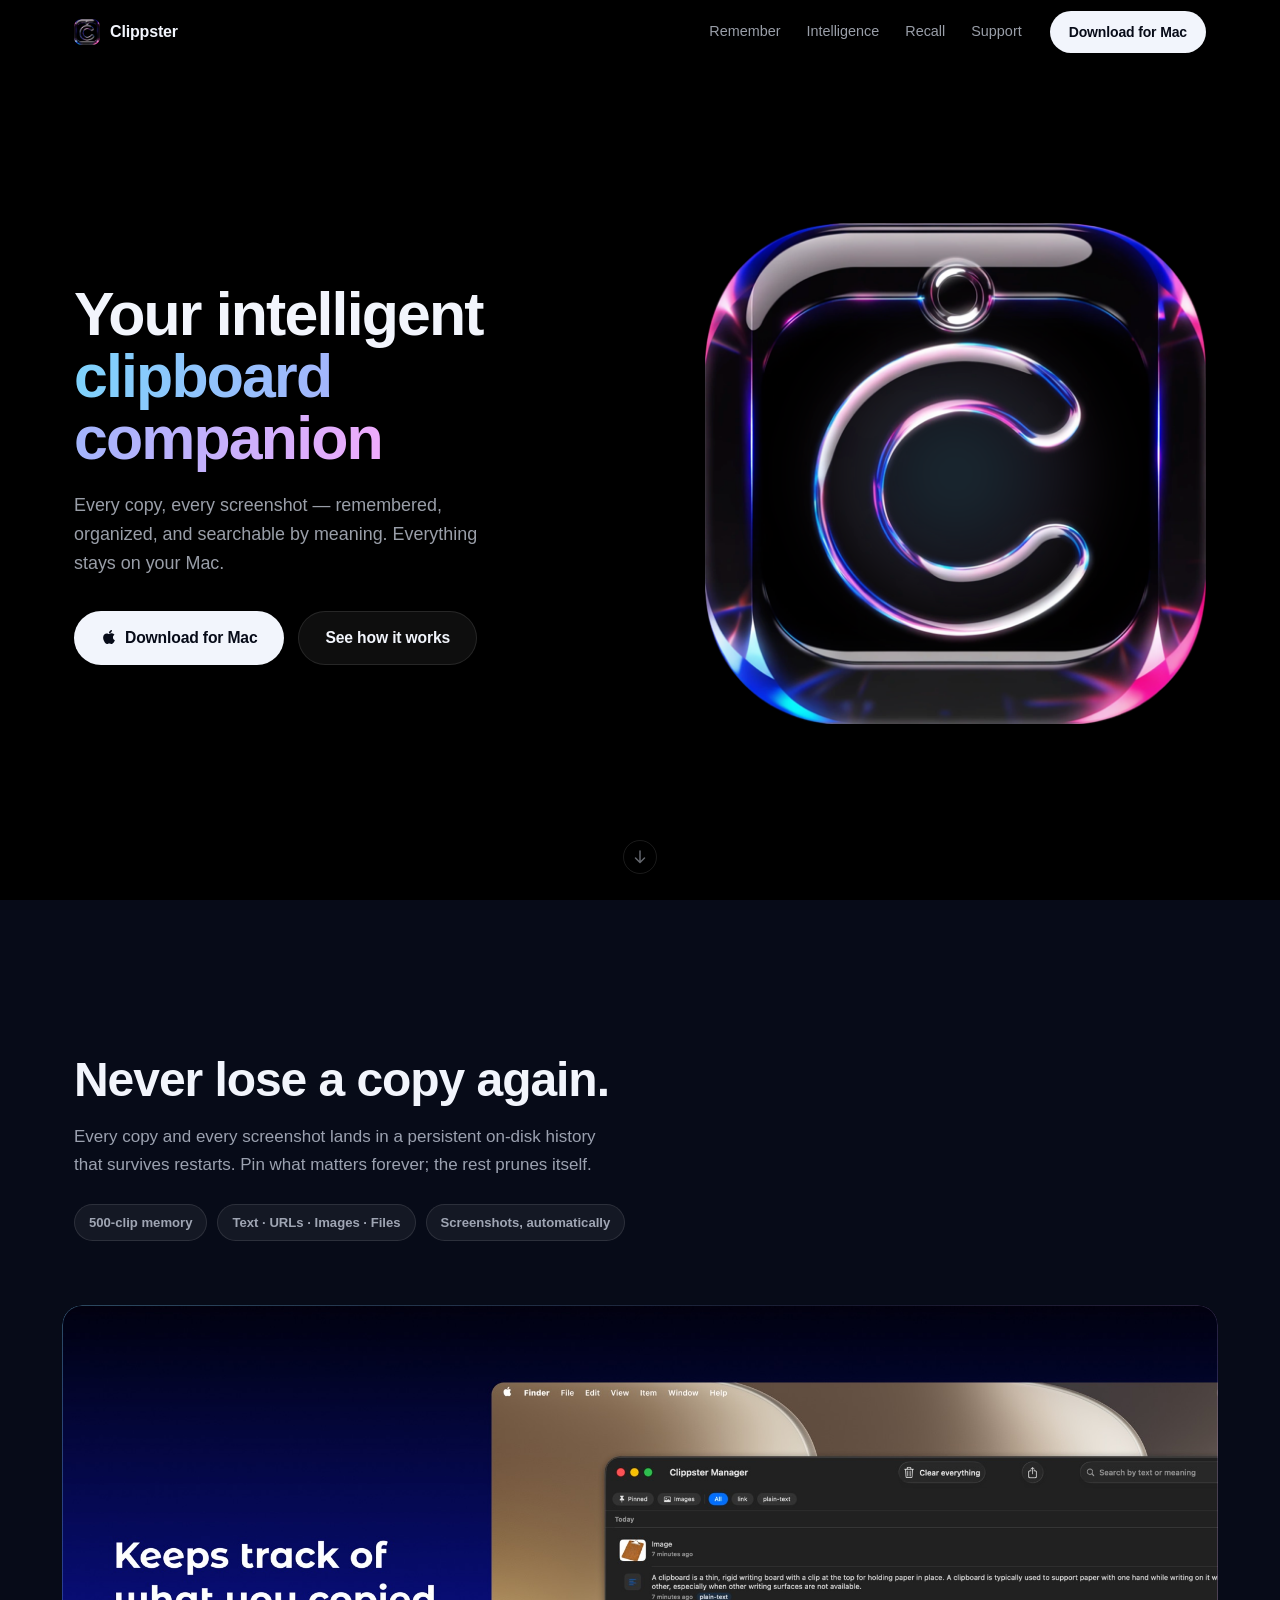
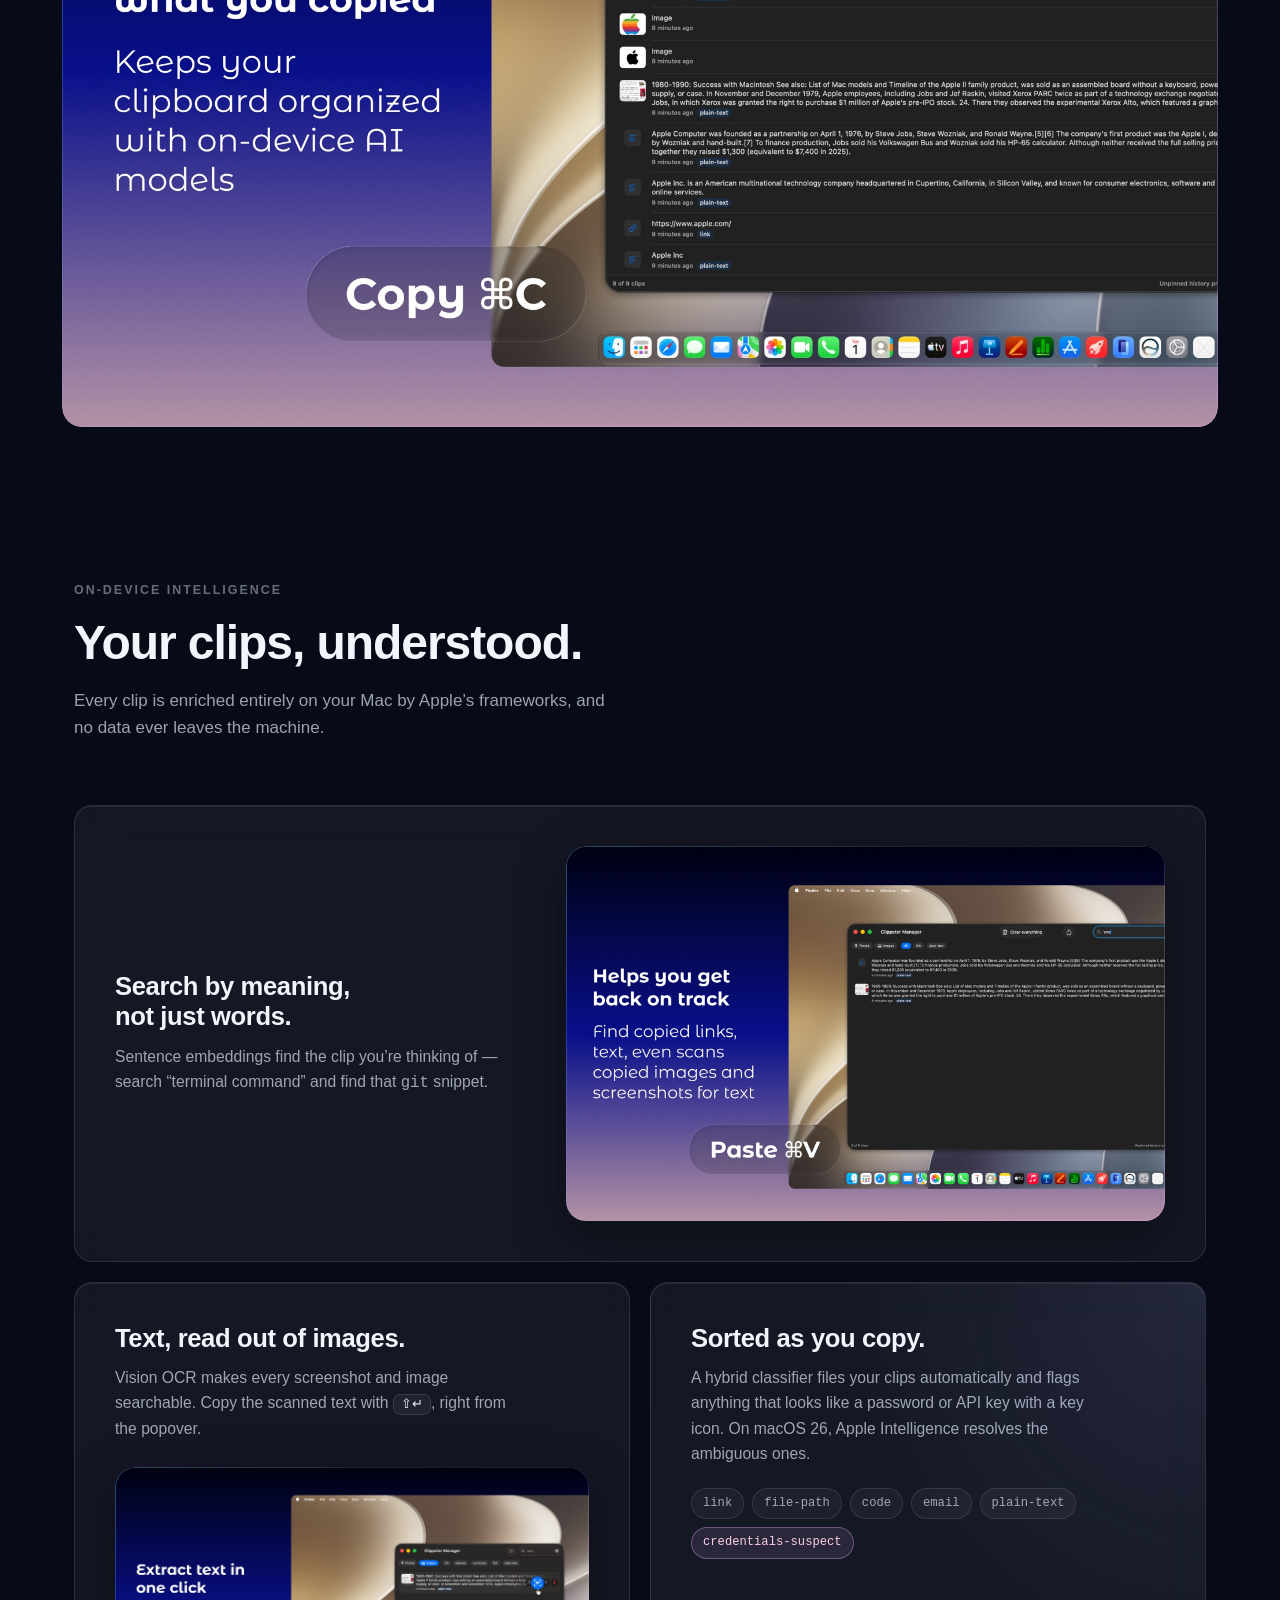
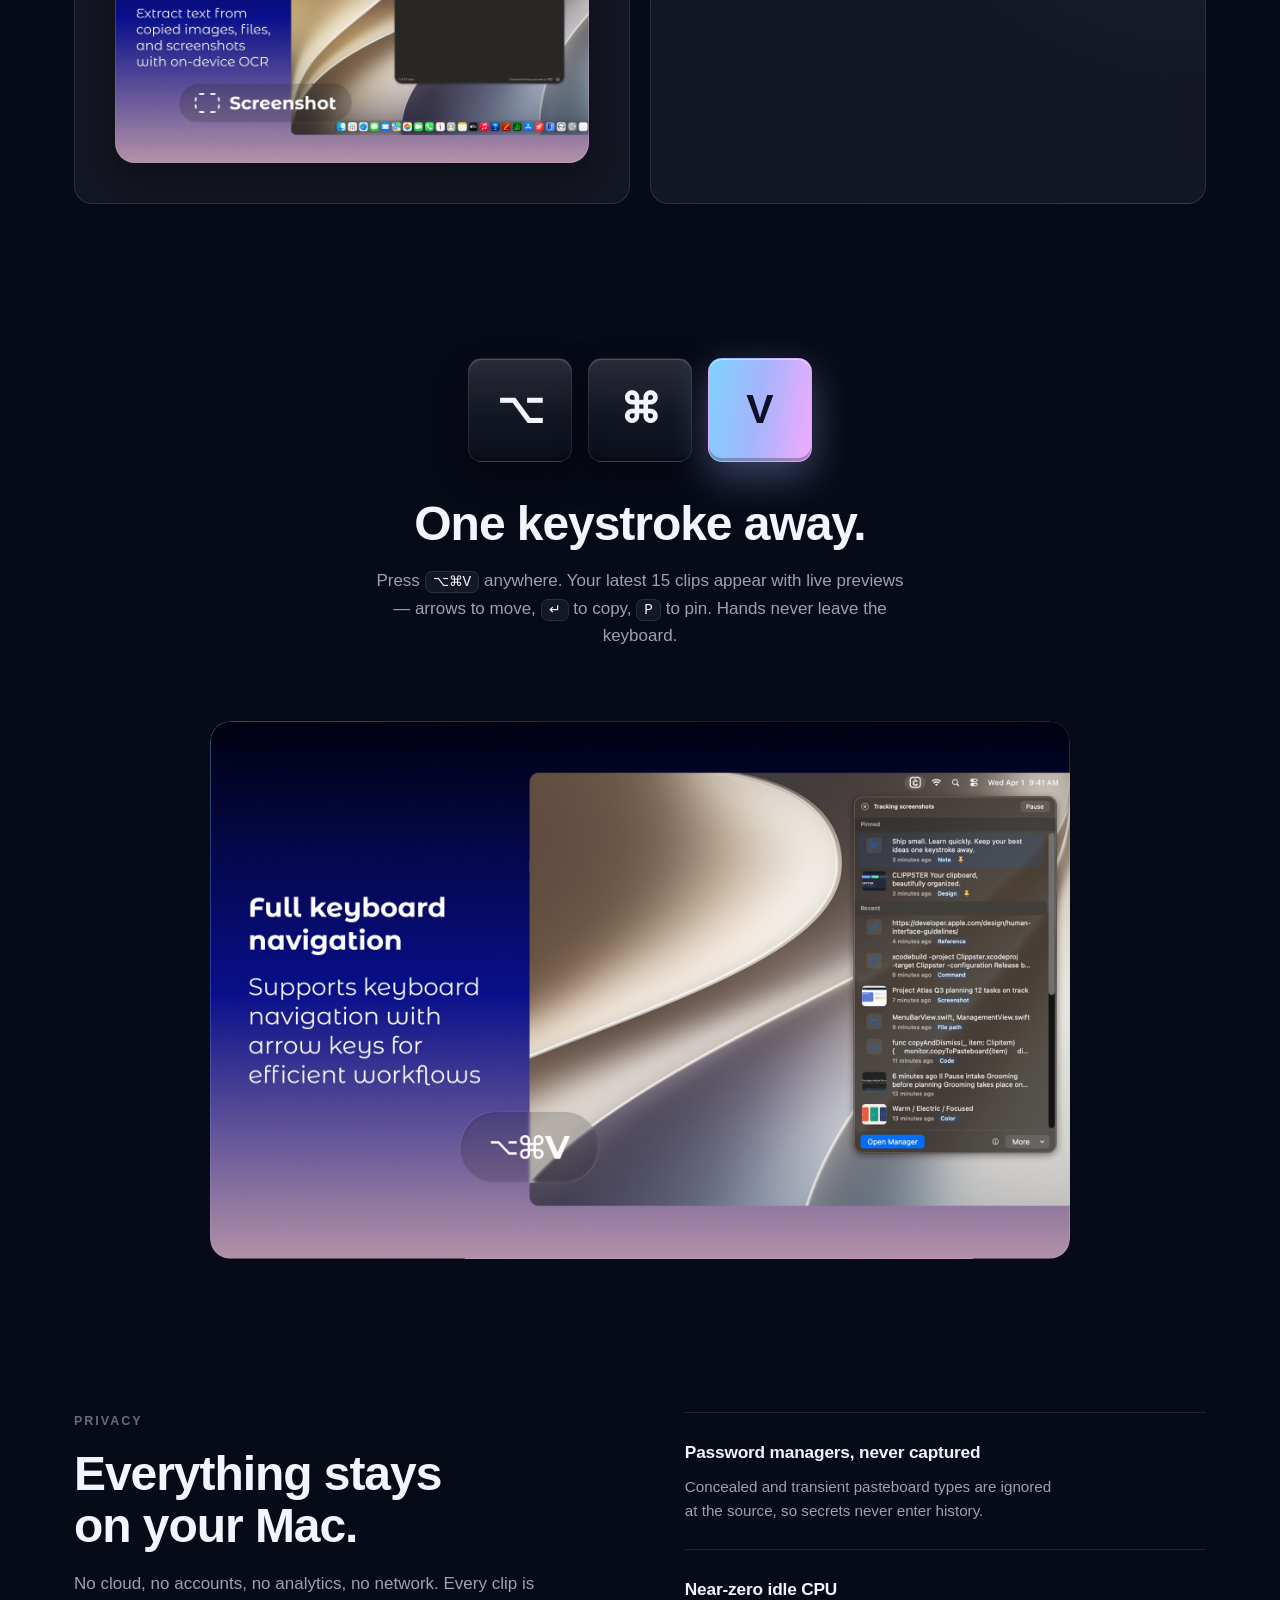
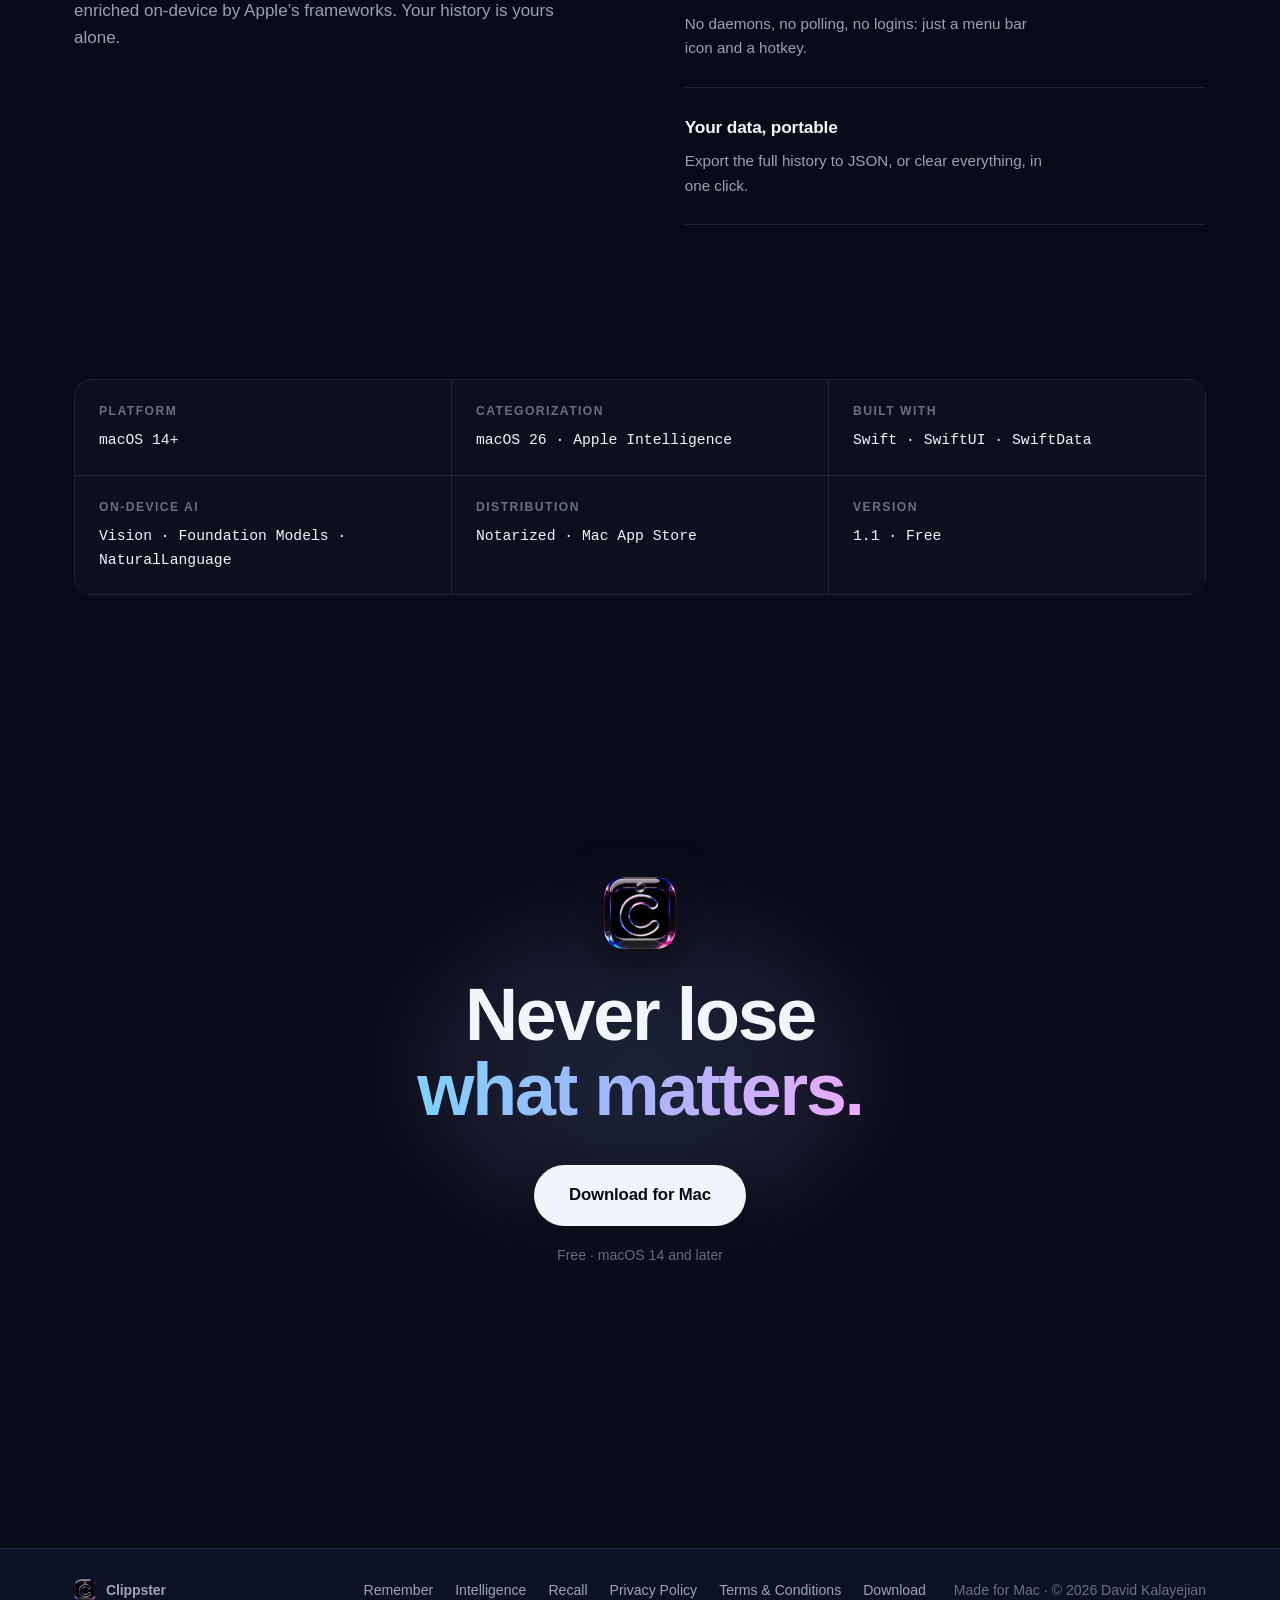
<file: index.html>
<!DOCTYPE html>
<!--
  CLIPPSTER — LANDING PAGE · DIRECTION CONTRACT
  THESIS: A quiet, cinematic dark stage where the app's own glass material and
  App Store frames do the persuading. The site feels like the app: deep navy,
  frosted glass, one iridescent shimmer.
  OWN-WORLD: The app's screenshots, glass icon, and blue→pink iridescence define
  the world; the site stages them instead of inventing a parallel look.
  STORY: Never lose a copy → everything remembered and findable → recall in one
  keystroke → all of it stays on your Mac → download.
  FIRST VIEWPORT: Left-aligned headline, spinning glass icon centerpiece, one
  pill CTA, ⌥⌘V chip floating on the visual. No scroll needed.
  FORM: Static HTML/CSS/JS, zero build, GitHub Pages. System SF Pro stack,
  vanilla IntersectionObserver motion, no libraries.
-->
<html lang="en">
<head>
  <meta charset="UTF-8">
  <meta name="viewport" content="width=device-width, initial-scale=1.0">
  <title>Clippster — Your intelligent clipboard companion for Mac</title>
  <meta name="description" content="Clippster is a native macOS clipboard manager with on-device AI. Every copy and every screenshot — remembered, organized, and searchable by meaning. No cloud, no accounts.">
  <meta name="theme-color" content="#070B18">

  <!-- Open Graph -->
  <meta property="og:type" content="website">
  <meta property="og:title" content="Clippster — Your intelligent clipboard companion">
  <meta property="og:description" content="Never lose what matters. Every copy and screenshot, remembered and searchable by meaning. Everything stays on your Mac.">
  <meta property="og:image" content="assets/og-image.jpg">
  <meta name="twitter:card" content="summary_large_image">

  <link rel="icon" type="image/png" href="assets/icon-512.png">
  <link rel="apple-touch-icon" href="assets/icon-512.png">
  <link rel="preload" as="image" href="assets/icon-512.png">
  <link rel="stylesheet" href="css/styles.css">

  <!-- ▸ APP STORE URL -->
  <script>
    window.APP_STORE_URL = "https://apps.apple.com/us/app/clippster/id6801245054";
  </script>
</head>
<body>
  <a class="skip-link" href="#main">Skip to content</a>

  <!-- ── 1 · NAV ─────────────────────────────────────────── -->
  <header class="nav" id="nav">
    <div class="nav-inner">
      <a class="brand" href="#top" aria-label="Clippster — back to top">
        <img src="assets/icon-512.png" alt="" width="26" height="26" class="brand-icon">
        <span class="brand-name">Clippster</span>
      </a>
      <nav class="nav-links" aria-label="Sections">
        <a href="#remember">Remember</a>
        <a href="#intelligence">Intelligence</a>
        <a href="#recall">Recall</a>
        <a href="https://tally.so/r/lbXMoB" target="_blank" rel="noopener">Support</a>
      </nav>
      <a class="btn btn-primary btn-sm" data-download href="#" target="_blank" rel="noopener">Download for Mac</a>
    </div>
  </header>

  <main id="main">
    <!-- ── 2 · HERO ────────────────────────────────────────── -->
    <section class="hero" id="top" aria-label="Introduction">
      <div class="hero-inner">
        <div class="hero-copy">
          <h1 class="display hero-h1" data-hero style="--i:0">
            Your intelligent<br>
            <span class="iridescent">clipboard companion</span>
          </h1>
          <p class="hero-sub" data-hero style="--i:1">
            Every copy, every screenshot — remembered, organized, and searchable
            by meaning. Everything stays on your Mac.
          </p>
          <div class="hero-cta" data-hero style="--i:2">
            <a class="btn btn-primary" data-download href="#" target="_blank" rel="noopener"><svg viewBox="0 0 384 512" aria-hidden="true" class="btn-icon"><path d="M318.7 268.7c-.2-36.7 16.4-64.4 50-84.8-18.8-26.9-47.2-41.7-84.7-44.6-35.5-2.8-74.3 20.7-88.5 20.7-15 0-49.4-19.7-76.4-19.7C63.3 141.2 4 184.8 4 273.5q0 39.3 14.4 81.2c12.8 36.7 59 126.7 107.2 125.2 25.2-.6 43-17.9 75.8-17.9 31.8 0 48.3 17.9 76.4 17.9 48.6-.7 90.4-82.5 102.6-119.3-65.2-30.7-61.7-90-61.7-91.9zm-56.6-164.2c27.3-32.4 24.8-61.9 24-72.5-24.1 1.4-52 16.4-67.9 34.9-17.5 19.8-27.8 44.3-25.6 71.9 26.1 2 49.9-11.4 69.5-34.3z"/></svg>Download for Mac</a>
            <a class="btn btn-ghost" href="#remember">See how it works</a>
          </div>
        </div>

        <div class="hero-visual" data-hero style="--i:3">
          <div class="hero-glow" aria-hidden="true"></div>
          <div class="hero-orb">
            <video
              class="hero-video"
              autoplay muted playsinline
              preload="auto"
              poster="assets/icon-512.png"
              aria-label="Clippster app icon, rotating glass mark">
              <source src="assets/icon-spin.mp4" type="video/mp4">
            </video>
          </div>
        </div>
      </div>
      <a class="scroll-hint" href="#remember" aria-label="Scroll to content">
        <svg width="14" height="14" viewBox="0 0 14 14" fill="none" aria-hidden="true">
          <path d="M7 1v11M2.5 8 7 12.5 11.5 8" stroke="currentColor" stroke-width="1.5" stroke-linecap="round" stroke-linejoin="round"/>
        </svg>
      </a>
    </section>

    <!-- ── 3 · REMEMBER — full-bleed Manager frame ─────────── -->
    <section class="section remember" id="remember" aria-labelledby="remember-h">
      <div class="wrap">
        <div class="section-head" data-reveal>
          <h2 class="title" id="remember-h">Never lose a copy again.</h2>
          <p class="lede">
            Every copy and every screenshot lands in a persistent on-disk history
            that survives restarts. Pin what matters forever; the rest prunes itself.
          </p>
          <ul class="chip-row" role="list">
            <li class="chip">500-clip memory</li>
            <li class="chip">Text · URLs · Images · Files</li>
            <li class="chip">Screenshots, automatically</li>
          </ul>
        </div>
        <figure class="media media-bleed" data-reveal-media>
          <img src="assets/frame-10.jpg" width="2000" height="1250" loading="lazy"
               alt="Clippster Manager window showing clipboard history grouped by day, with pinned clips and category filter chips">
        </figure>
      </div>
    </section>

    <!-- ── 4 · INTELLIGENCE — AI bento ─────────────────────── -->
    <section class="section intelligence" id="intelligence" aria-labelledby="intel-h">
      <div class="wrap">
        <div class="section-head" data-reveal>
          <p class="eyebrow">On-device intelligence</p>
          <h2 class="title" id="intel-h">Your clips, understood.</h2>
          <p class="lede">
            Every clip is enriched entirely on your Mac by Apple’s frameworks,
            and no data ever leaves the machine.
          </p>
        </div>

        <div class="bento">
          <article class="bento-cell bento-wide glass" data-reveal style="--i:0">
            <div class="bento-copy">
              <h3>Search by meaning, not just words.</h3>
              <p>
                Sentence embeddings find the clip you’re thinking of — search
                “terminal command” and find that <code>git</code> snippet.
              </p>
            </div>
            <figure class="media bento-media">
              <img src="assets/frame-11.jpg" width="2000" height="1250" loading="lazy"
                   alt="Semantic search in Clippster finding clips by meaning in the Manager window">
            </figure>
          </article>

          <article class="bento-cell glass" data-reveal style="--i:1">
            <div class="bento-copy">
              <h3>Text, read out of images.</h3>
              <p>
                Vision OCR makes every screenshot and image searchable. Copy the
                scanned text with <kbd class="kbd-inline">⇧↵</kbd>, right from the popover.
              </p>
            </div>
            <figure class="media bento-media">
              <img src="assets/frame-13.jpg" width="2000" height="1250" loading="lazy"
                   alt="One-click OCR extracting text from a screenshot inside Clippster">
            </figure>
          </article>

          <article class="bento-cell bento-tint glass" data-reveal style="--i:2">
            <div class="bento-copy">
              <h3>Sorted as you copy.</h3>
              <p>
                A hybrid classifier files your clips automatically and flags
                anything that looks like a password or API key with a key icon.
                On macOS&nbsp;26, Apple Intelligence resolves the ambiguous ones.
              </p>
              <ul class="tag-cloud" role="list" aria-label="Detected categories">
                <li>link</li>
                <li>file-path</li>
                <li>code</li>
                <li>email</li>
                <li>plain-text</li>
                <li class="tag-warn">credentials-suspect</li>
              </ul>
            </div>
          </article>
        </div>
      </div>
    </section>

    <!-- ── 5 · RECALL — hotkey moment ──────────────────────── -->
    <section class="section recall" id="recall" aria-labelledby="recall-h">
      <div class="wrap">
        <div class="recall-stage" data-reveal>
          <div class="keycap-trio" aria-hidden="true">
            <kbd class="keycap keycap-lg" style="--i:0">⌥</kbd>
            <kbd class="keycap keycap-lg" style="--i:1">⌘</kbd>
            <kbd class="keycap keycap-lg keycap-accent" style="--i:2">V</kbd>
          </div>
          <h2 class="title" id="recall-h">One keystroke away.</h2>
          <p class="lede lede-center">
            Press <kbd class="kbd-inline">⌥⌘V</kbd> anywhere. Your latest 15 clips appear
            with live previews — arrows to move, <kbd class="kbd-inline">↵</kbd> to copy,
            <kbd class="kbd-inline">P</kbd> to pin. Hands never leave the keyboard.
          </p>
        </div>
        <figure class="media media-narrow" data-reveal-media>
          <img src="assets/frame-14.jpg" width="2000" height="1250" loading="lazy"
               alt="Clippster popover with full keyboard navigation, opened with the ⌥⌘V hotkey">
        </figure>
      </div>
    </section>

    <!-- ── 6 · PRIVACY — statement ─────────────────────────── -->
    <section class="section privacy" id="privacy" aria-labelledby="privacy-h">
      <div class="wrap privacy-grid">
        <div class="privacy-statement" data-reveal>
          <p class="eyebrow">Privacy</p>
          <h2 class="title" id="privacy-h">Everything stays<br>on your Mac.</h2>
          <p class="lede">
            No cloud, no accounts, no analytics, no network. Every clip is
            enriched on-device by Apple’s frameworks. Your history is yours alone.
          </p>
        </div>
        <ul class="proof-list" role="list" data-reveal style="--i:1">
          <li>
            <h3>Password managers, never captured</h3>
            <p>Concealed and transient pasteboard types are ignored at the source, so secrets never enter history.</p>
          </li>
          <li>
            <h3>Near-zero idle CPU</h3>
            <p>No daemons, no polling, no logins: just a menu bar icon and a hotkey.</p>
          </li>
          <li>
            <h3>Your data, portable</h3>
            <p>Export the full history to JSON, or clear everything, in one click.</p>
          </li>
        </ul>
      </div>
    </section>

    <!-- ── 7 · SPECS — quiet strip ─────────────────────────── -->
    <section class="section specs" aria-labelledby="specs-h">
      <div class="wrap">
        <h2 class="visually-hidden" id="specs-h">Specifications</h2>
        <dl class="spec-grid" data-reveal>
          <div class="spec"><dt>Platform</dt><dd>macOS 14+</dd></div>
          <div class="spec"><dt>Categorization</dt><dd>macOS 26 · Apple Intelligence</dd></div>
          <div class="spec"><dt>Built with</dt><dd>Swift · SwiftUI · SwiftData</dd></div>
          <div class="spec"><dt>On-device AI</dt><dd>Vision · Foundation Models · NaturalLanguage</dd></div>
          <div class="spec"><dt>Distribution</dt><dd>Notarized · Mac App Store</dd></div>
          <div class="spec"><dt>Version</dt><dd>1.1 · Free</dd></div>
        </dl>
      </div>
    </section>

    <!-- ── 8 · FINAL CTA ───────────────────────────────────── -->
    <section class="section finale" aria-labelledby="finale-h">
      <div class="finale-glow" aria-hidden="true"></div>
      <div class="wrap finale-inner" data-reveal>
        <img src="assets/icon-512.png" alt="" width="72" height="72" class="finale-icon">
        <h2 class="display" id="finale-h">Never lose<br><span class="iridescent">what matters.</span></h2>
        <a class="btn btn-primary btn-lg" data-download href="#" target="_blank" rel="noopener">Download for Mac</a>
        <p class="finale-meta">Free · macOS 14 and later</p>
      </div>
    </section>
  </main>

  <!-- ── 9 · FOOTER ──────────────────────────────────────── -->
  <footer class="footer">
    <div class="wrap footer-inner">
      <a class="brand" href="#top" aria-label="Clippster — back to top">
        <img src="assets/icon-512.png" alt="" width="22" height="22" class="brand-icon">
        <span class="brand-name">Clippster</span>
      </a>
      <nav class="footer-links" aria-label="Footer">
        <a href="#remember">Remember</a>
        <a href="#intelligence">Intelligence</a>
        <a href="#recall">Recall</a>
        <a href="privacy.html">Privacy Policy</a>
        <a href="terms.html">Terms &amp; Conditions</a>
        <a data-download href="#" target="_blank" rel="noopener">Download</a>
      </nav>
      <p class="footer-meta">Made for Mac · © 2026 David Kalayejian</p>
    </div>
  </footer>

  <script src="js/main.js" defer></script>
</body>
</html>
</file>
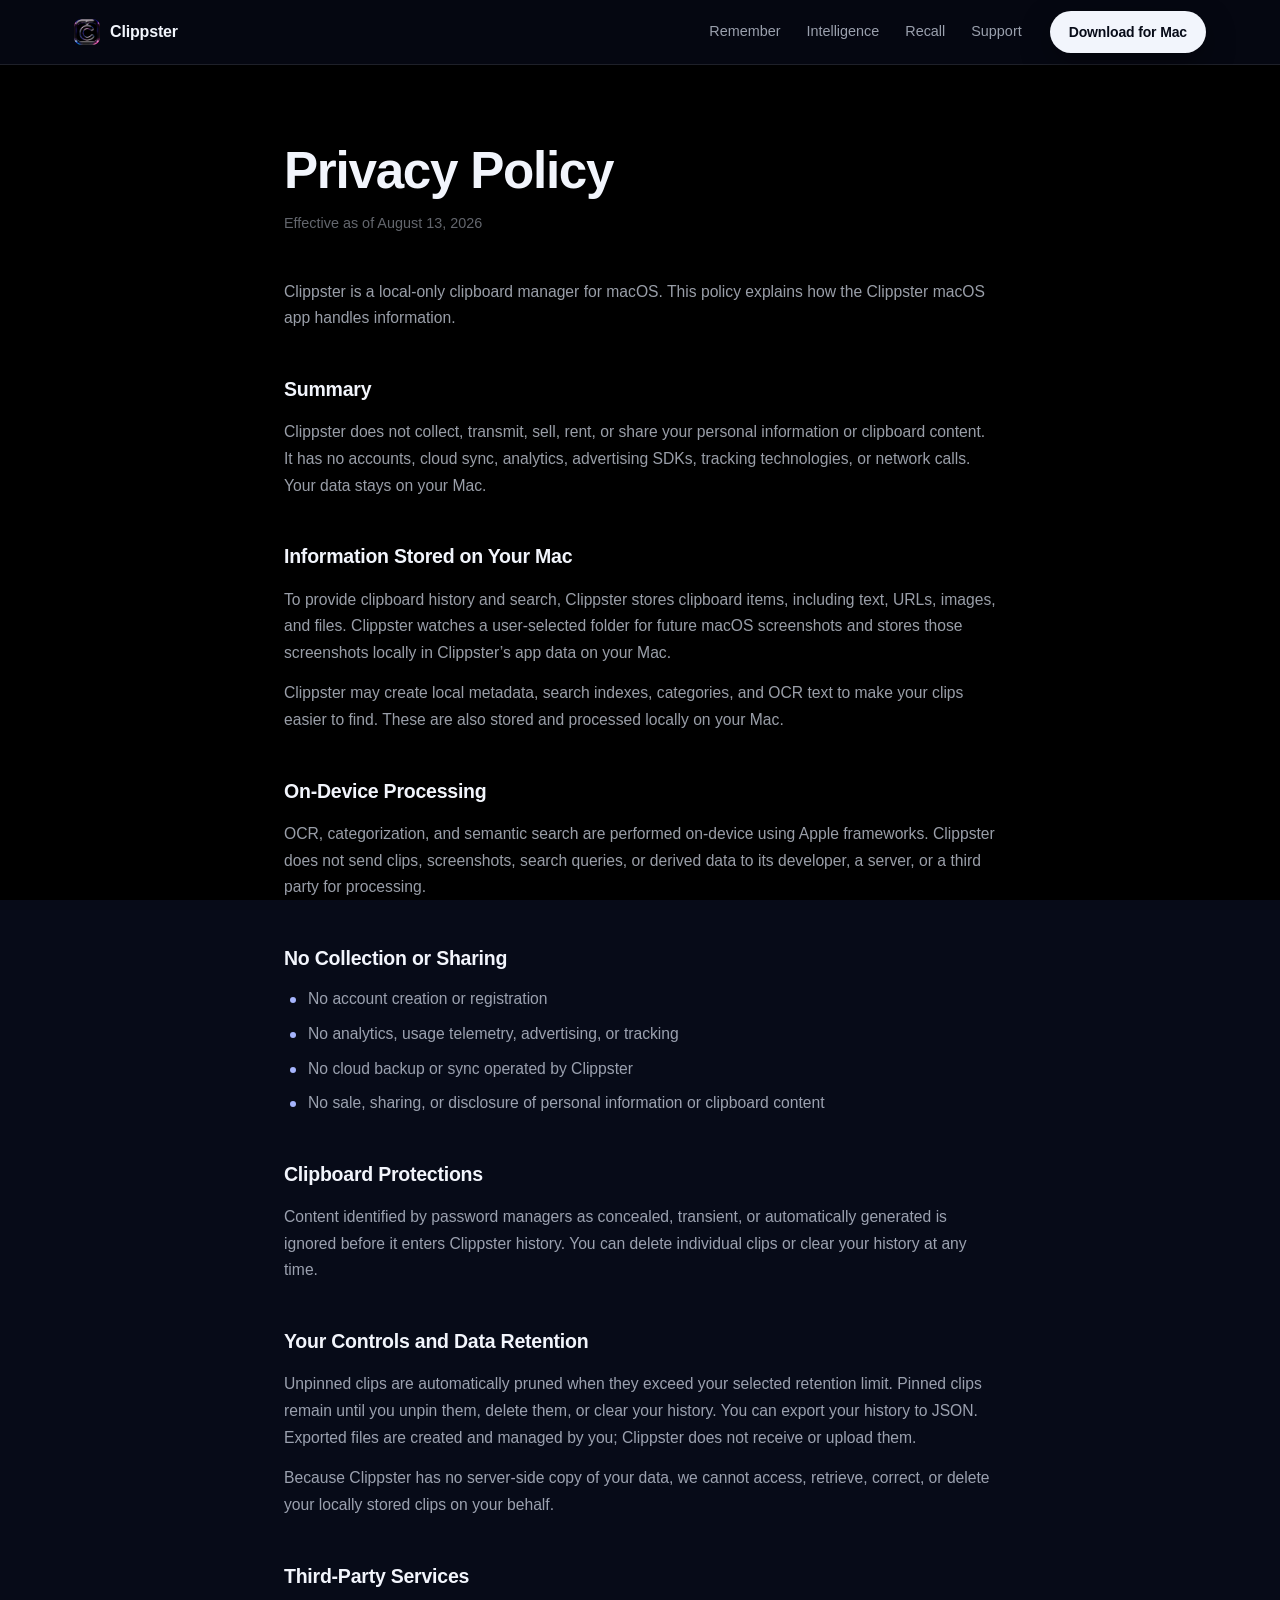
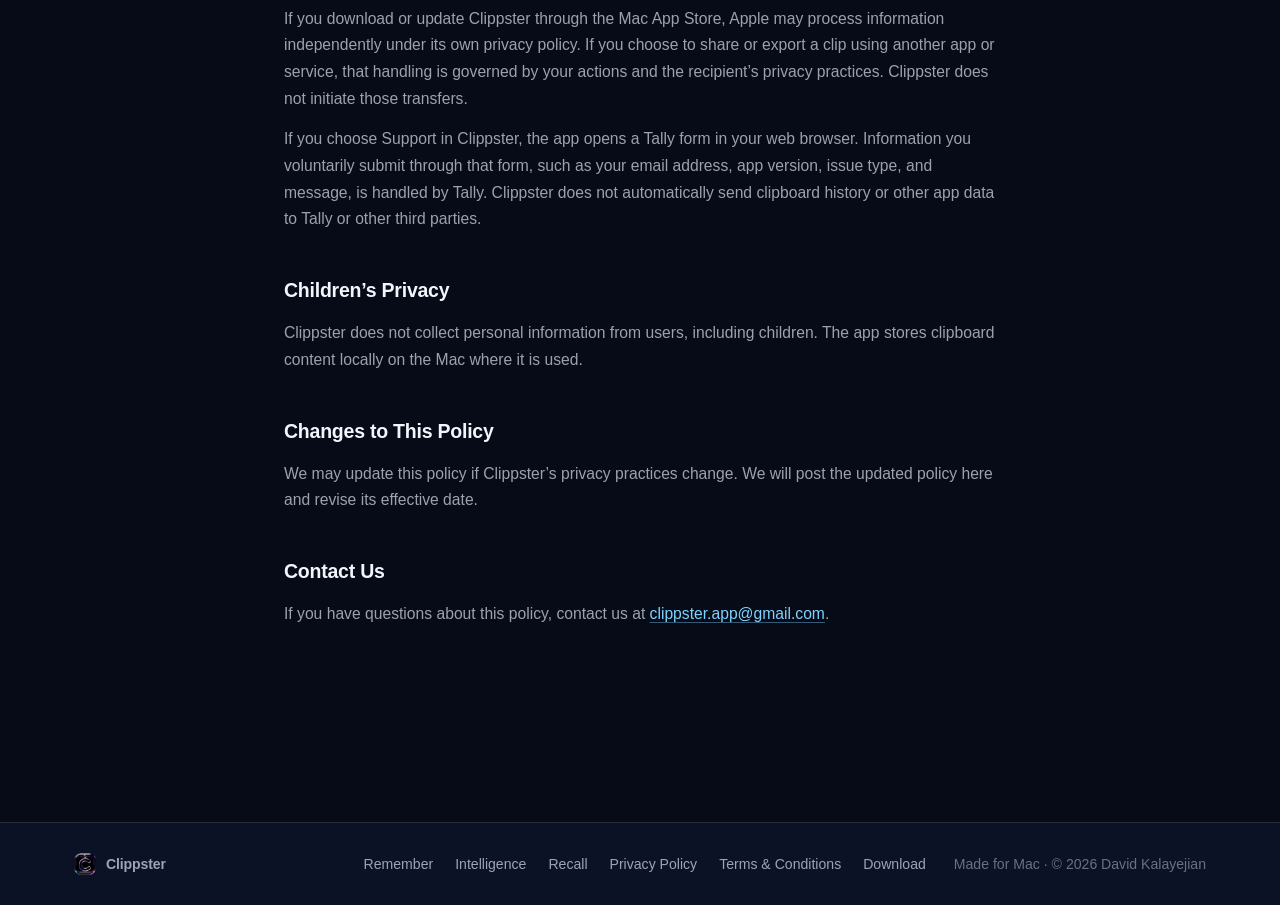
<file: privacy.html>
<!DOCTYPE html>
<html lang="en">
<head>
  <meta charset="UTF-8">
  <meta name="viewport" content="width=device-width, initial-scale=1.0">
  <title>Privacy Policy — Clippster</title>
  <meta name="description" content="Privacy Policy for the local-only Clippster macOS app.">
  <meta name="theme-color" content="#070B18">
  <meta name="robots" content="noindex">
  <link rel="icon" type="image/png" href="assets/icon-512.png">
  <link rel="apple-touch-icon" href="assets/icon-512.png">
  <link rel="stylesheet" href="css/styles.css">
  <script>
    window.APP_STORE_URL = "https://apps.apple.com/us/app/clippster/id6801245054";
  </script>
</head>
<body>
  <a class="skip-link" href="#main">Skip to content</a>

  <header class="nav scrolled" id="nav" data-solid>
    <div class="nav-inner">
      <a class="brand" href="index.html" aria-label="Clippster — home">
        <img src="assets/icon-512.png" alt="" width="26" height="26" class="brand-icon">
        <span class="brand-name">Clippster</span>
      </a>
      <nav class="nav-links" aria-label="Sections">
        <a href="index.html#remember">Remember</a>
        <a href="index.html#intelligence">Intelligence</a>
        <a href="index.html#recall">Recall</a>
        <a href="https://tally.so/r/lbXMoB" target="_blank" rel="noopener">Support</a>
      </nav>
      <a class="btn btn-primary btn-sm" data-download href="#" target="_blank" rel="noopener">Download for Mac</a>
    </div>
  </header>

  <main class="legal-main" id="main">
    <h1>Privacy Policy</h1>
    <p class="legal-meta">Effective as of August 13, 2026</p>

    <div class="prose">
      <p>Clippster is a local-only clipboard manager for macOS. This policy explains how the Clippster macOS app handles information.</p>

      <h2>Summary</h2>
      <p>Clippster does not collect, transmit, sell, rent, or share your personal information or clipboard content. It has no accounts, cloud sync, analytics, advertising SDKs, tracking technologies, or network calls. Your data stays on your Mac.</p>

      <h2>Information Stored on Your Mac</h2>
      <p>To provide clipboard history and search, Clippster stores clipboard items, including text, URLs, images, and files. Clippster watches a user-selected folder for future macOS screenshots and stores those screenshots locally in Clippster’s app data on your Mac.</p>
      <p>Clippster may create local metadata, search indexes, categories, and OCR text to make your clips easier to find. These are also stored and processed locally on your Mac.</p>

      <h2>On-Device Processing</h2>
      <p>OCR, categorization, and semantic search are performed on-device using Apple frameworks. Clippster does not send clips, screenshots, search queries, or derived data to its developer, a server, or a third party for processing.</p>

      <h2>No Collection or Sharing</h2>
      <ul>
        <li>No account creation or registration</li>
        <li>No analytics, usage telemetry, advertising, or tracking</li>
        <li>No cloud backup or sync operated by Clippster</li>
        <li>No sale, sharing, or disclosure of personal information or clipboard content</li>
      </ul>

      <h2>Clipboard Protections</h2>
      <p>Content identified by password managers as concealed, transient, or automatically generated is ignored before it enters Clippster history. You can delete individual clips or clear your history at any time.</p>

      <h2>Your Controls and Data Retention</h2>
      <p>Unpinned clips are automatically pruned when they exceed your selected retention limit. Pinned clips remain until you unpin them, delete them, or clear your history. You can export your history to JSON. Exported files are created and managed by you; Clippster does not receive or upload them.</p>
      <p>Because Clippster has no server-side copy of your data, we cannot access, retrieve, correct, or delete your locally stored clips on your behalf.</p>

      <h2>Third-Party Services</h2>
      <p>If you download or update Clippster through the Mac App Store, Apple may process information independently under its own privacy policy. If you choose to share or export a clip using another app or service, that handling is governed by your actions and the recipient’s privacy practices. Clippster does not initiate those transfers.</p>
      <p>If you choose Support in Clippster, the app opens a Tally form in your web browser. Information you voluntarily submit through that form, such as your email address, app version, issue type, and message, is handled by Tally. Clippster does not automatically send clipboard history or other app data to Tally or other third parties.</p>

      <h2>Children’s Privacy</h2>
      <p>Clippster does not collect personal information from users, including children. The app stores clipboard content locally on the Mac where it is used.</p>

      <h2>Changes to This Policy</h2>
      <p>We may update this policy if Clippster’s privacy practices change. We will post the updated policy here and revise its effective date.</p>

      <h2>Contact Us</h2>
      <p>If you have questions about this policy, contact us at <a href="mailto:clippster.app@gmail.com">clippster.app@gmail.com</a>.</p>
    </div>
  </main>

  <footer class="footer">
    <div class="wrap footer-inner">
      <a class="brand" href="index.html" aria-label="Clippster — home">
        <img src="assets/icon-512.png" alt="" width="22" height="22" class="brand-icon">
        <span class="brand-name">Clippster</span>
      </a>
      <nav class="footer-links" aria-label="Footer">
        <a href="index.html#remember">Remember</a>
        <a href="index.html#intelligence">Intelligence</a>
        <a href="index.html#recall">Recall</a>
        <a href="privacy.html" aria-current="page">Privacy Policy</a>
        <a href="terms.html">Terms &amp; Conditions</a>
        <a data-download href="#" target="_blank" rel="noopener">Download</a>
      </nav>
      <p class="footer-meta">Made for Mac · © 2026 David Kalayejian</p>
    </div>
  </footer>

  <script src="js/main.js" defer></script>
</body>
</html>
</file>
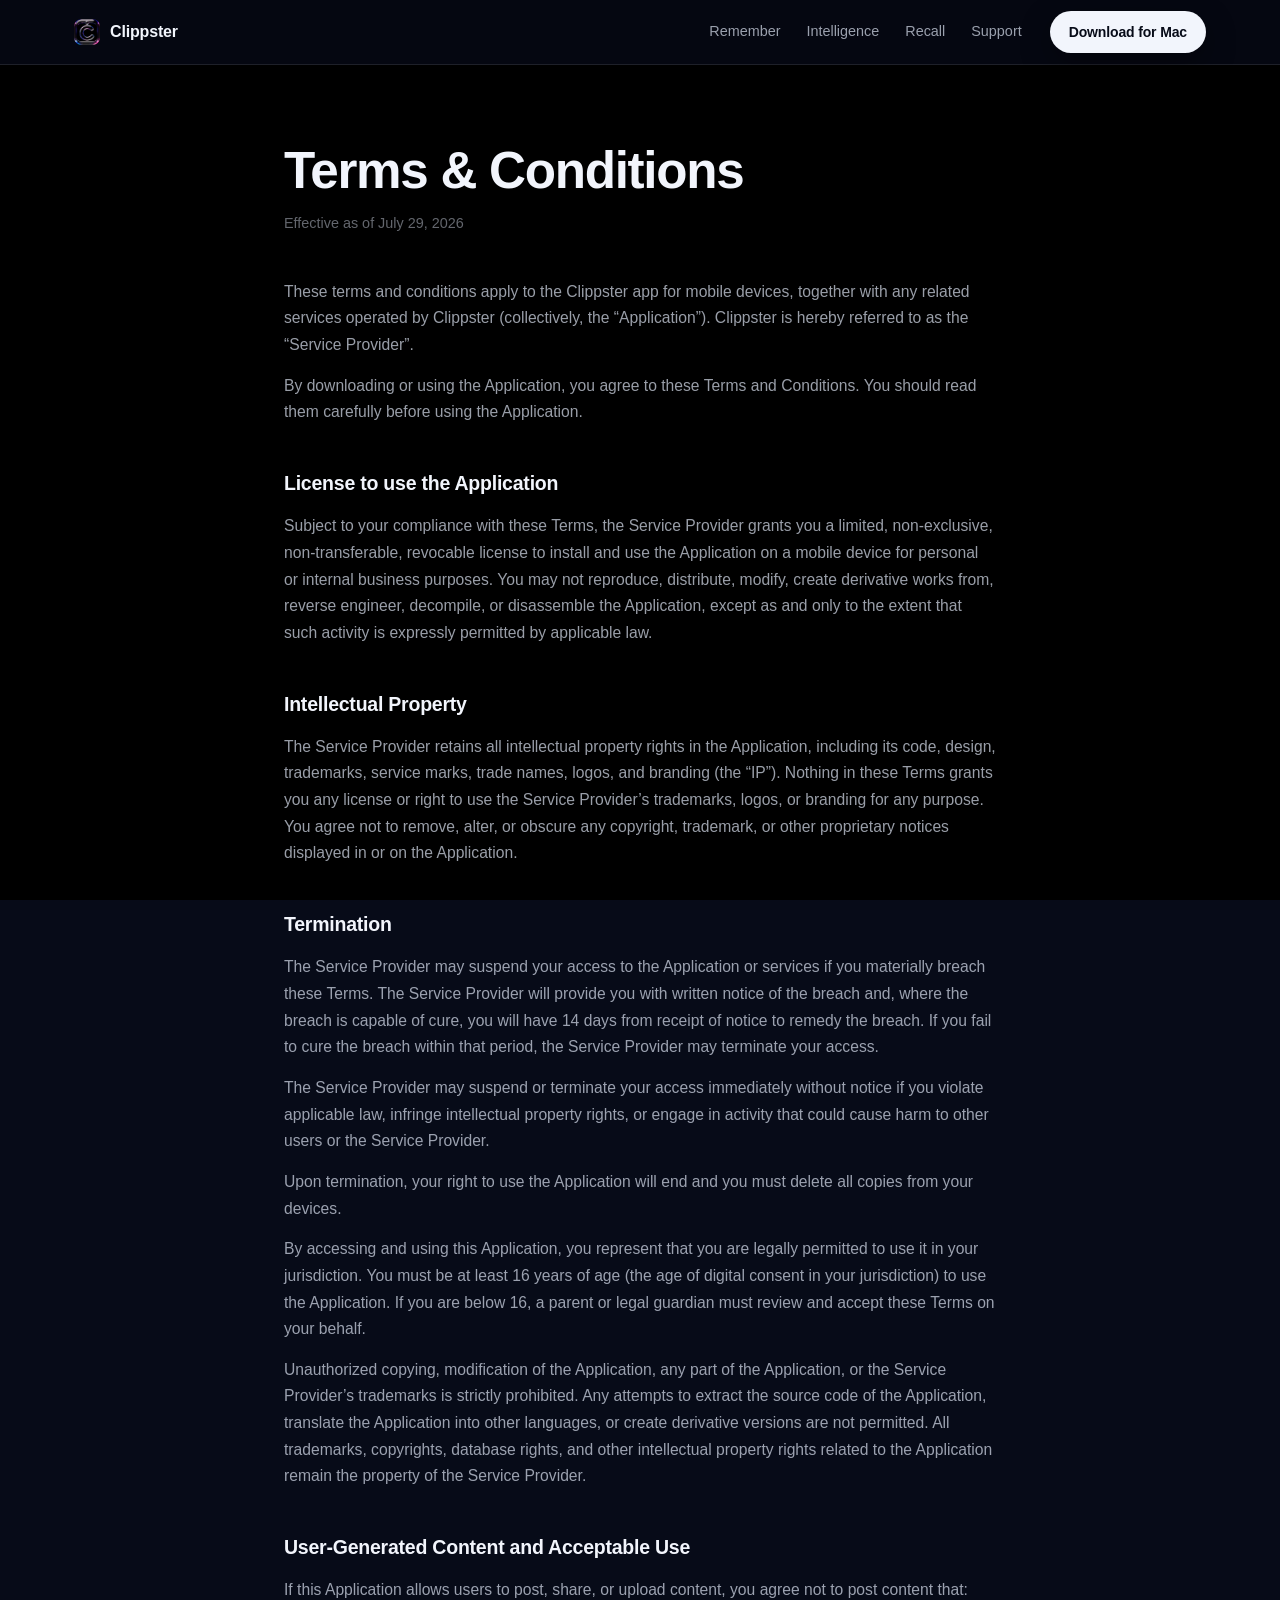
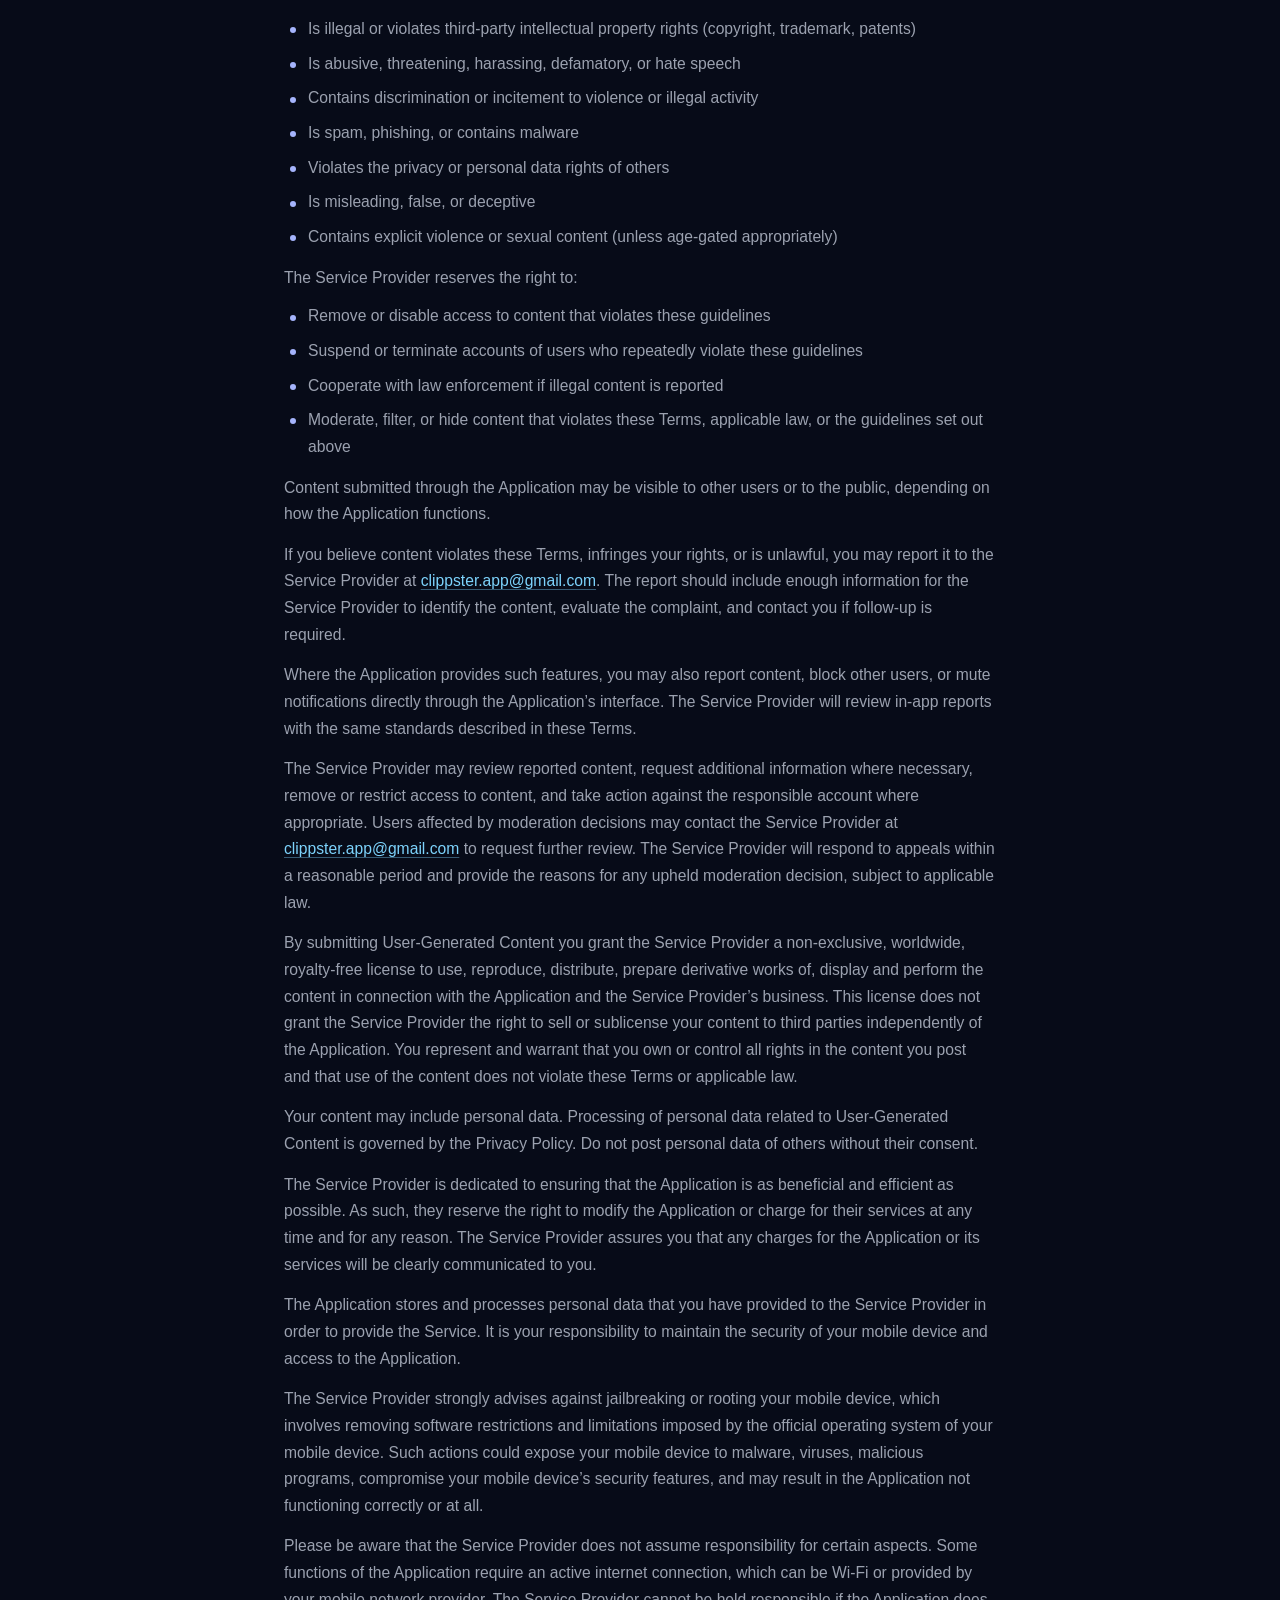
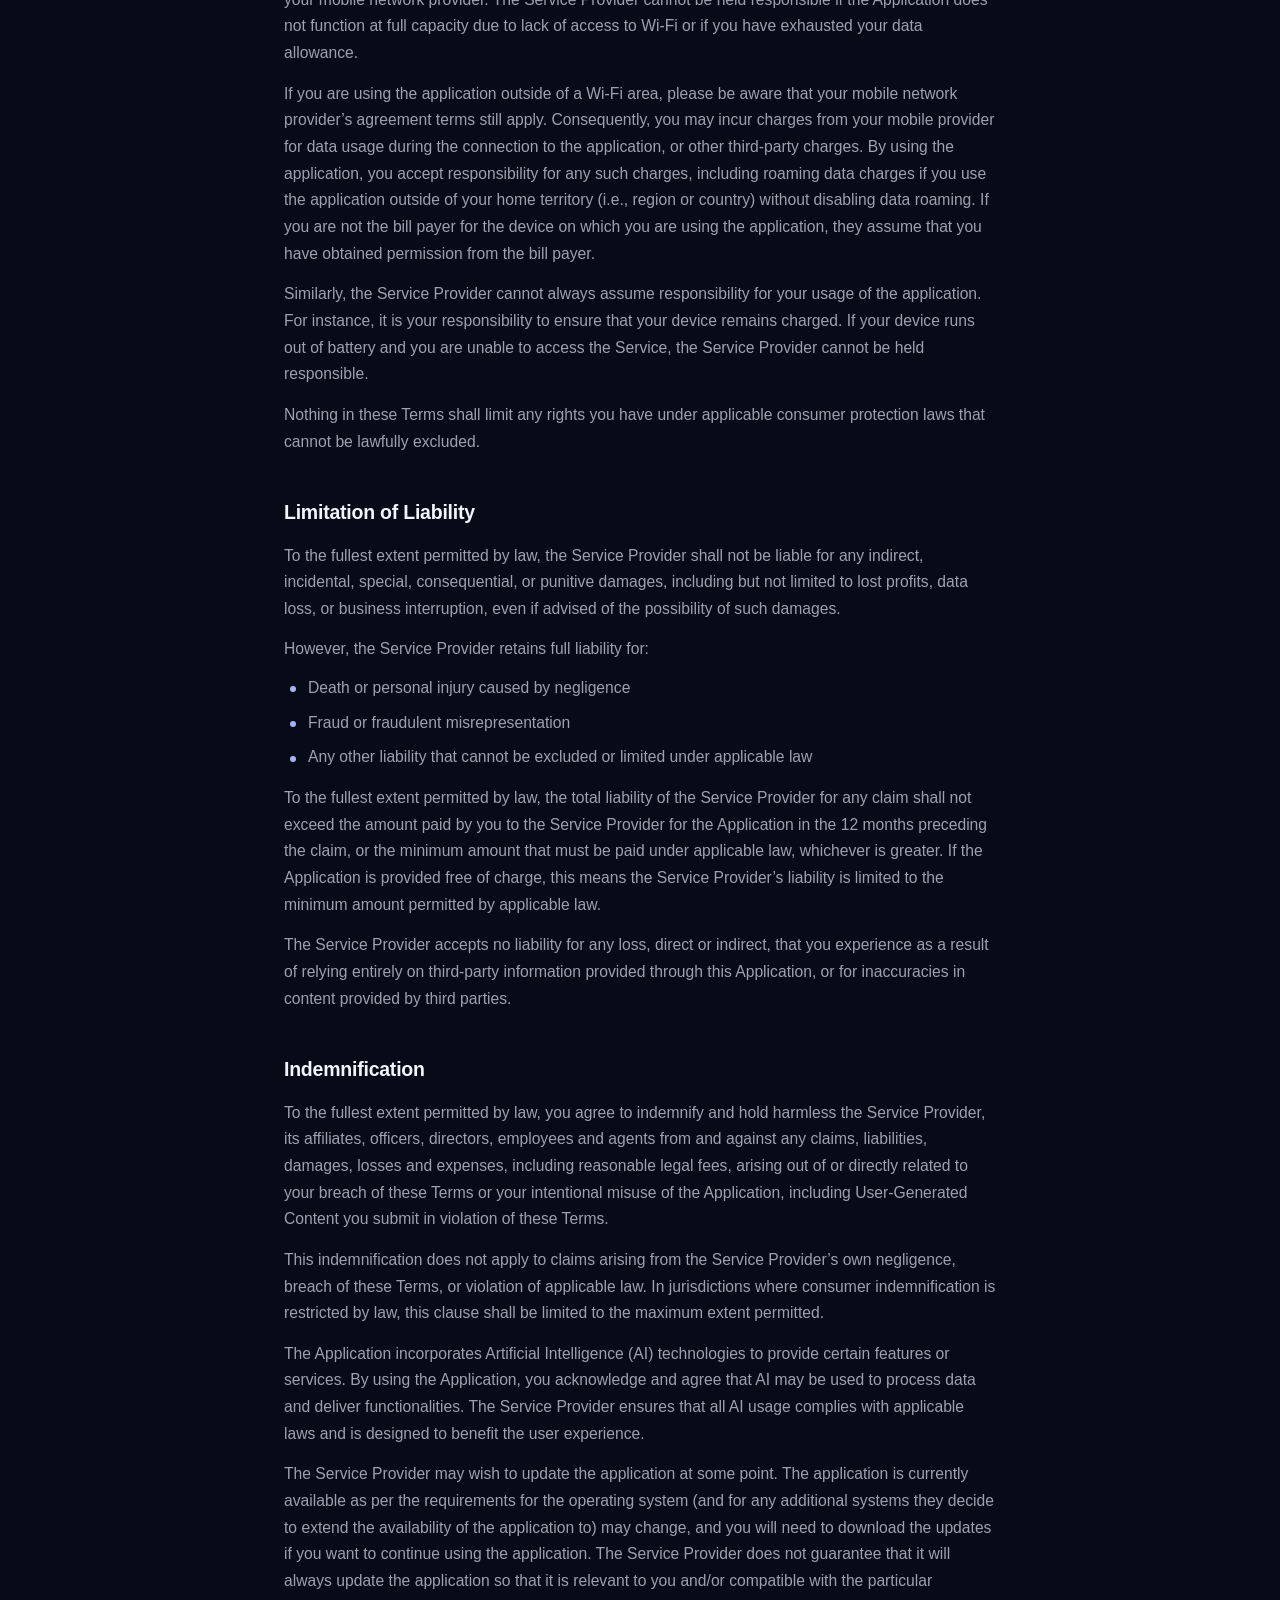
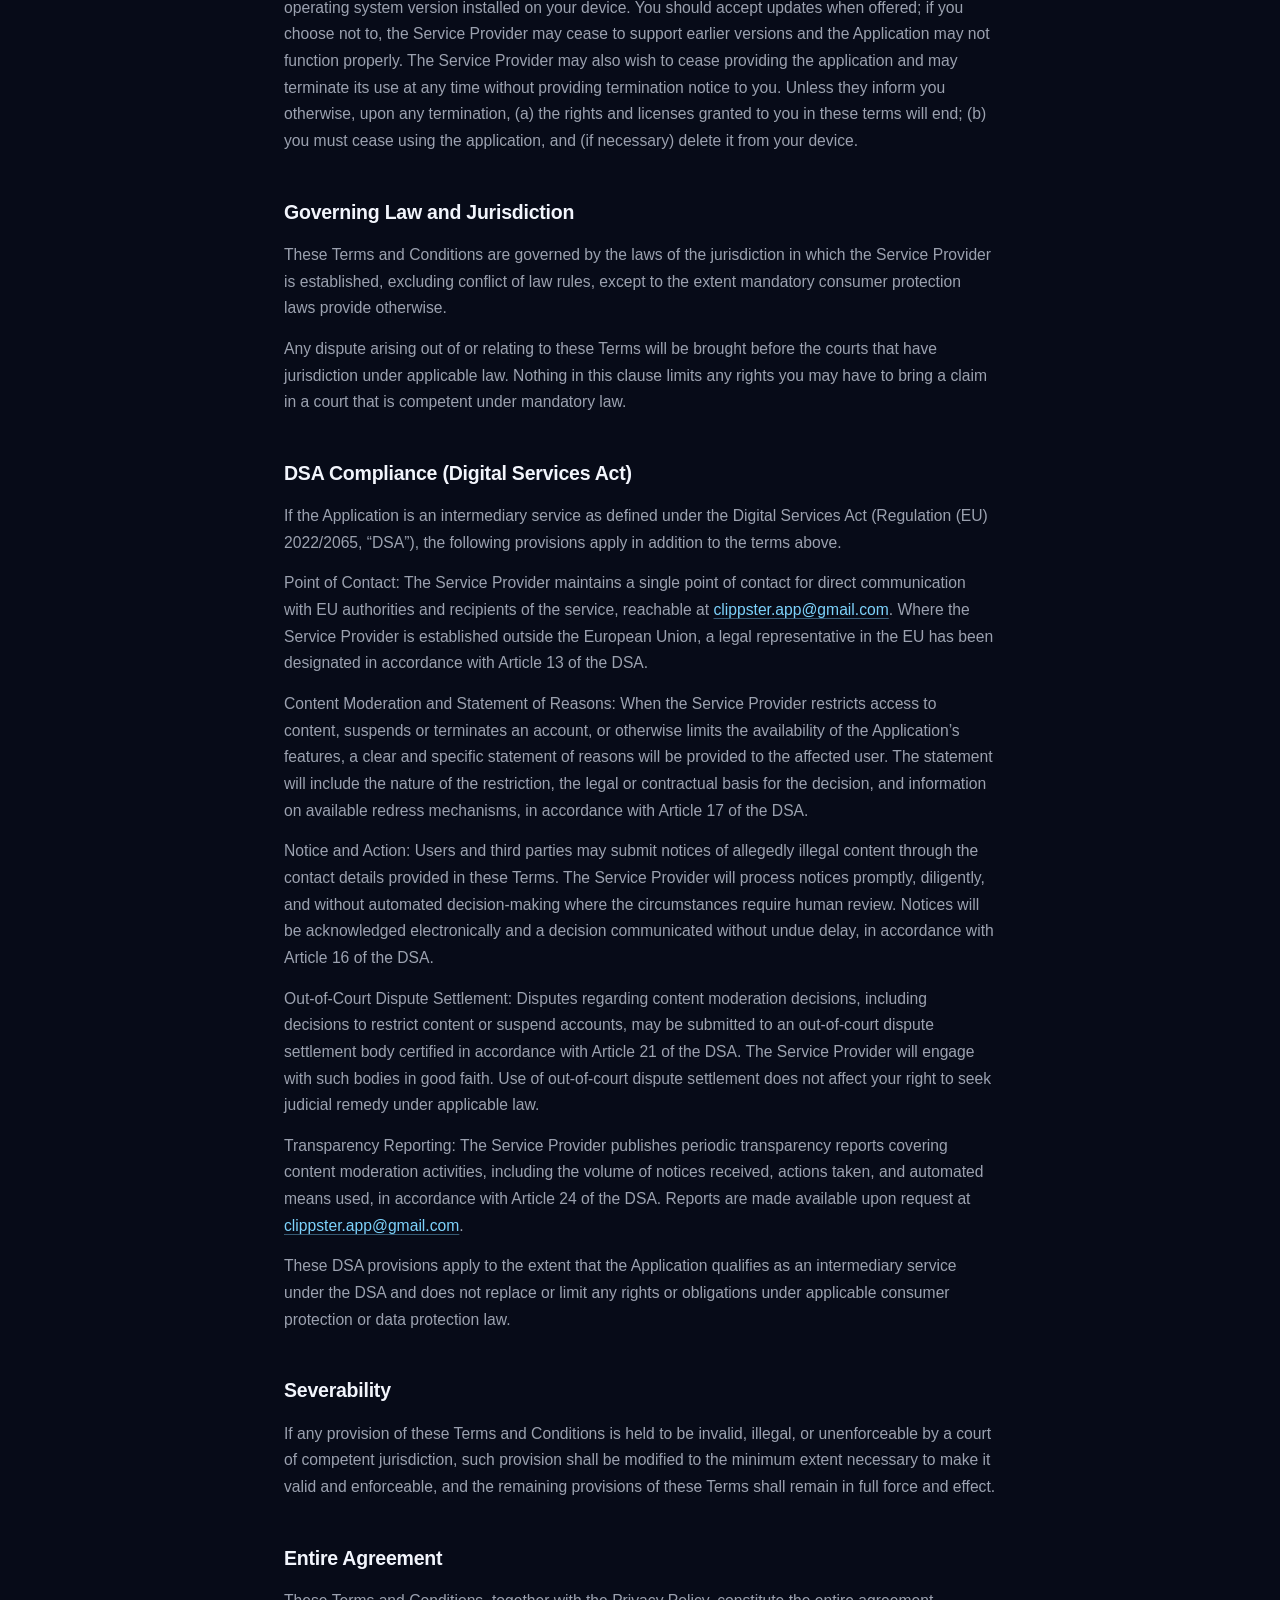
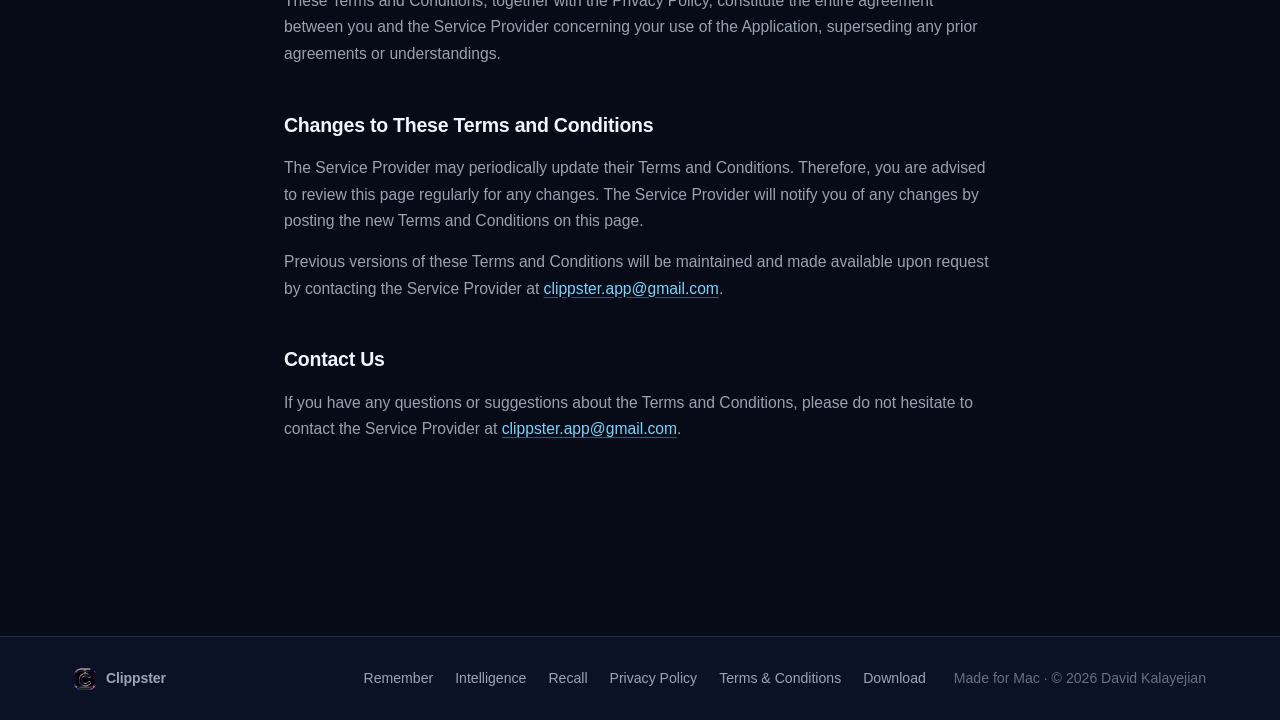
<file: terms.html>
<!DOCTYPE html>
<html lang="en">
<head>
  <meta charset="UTF-8">
  <meta name="viewport" content="width=device-width, initial-scale=1.0">
  <title>Terms &amp; Conditions — Clippster</title>
  <meta name="description" content="Terms and Conditions for the Clippster app.">
  <meta name="theme-color" content="#070B18">
  <meta name="robots" content="noindex">
  <link rel="icon" type="image/png" href="assets/icon-512.png">
  <link rel="apple-touch-icon" href="assets/icon-512.png">
  <link rel="stylesheet" href="css/styles.css">
  <script>
    window.APP_STORE_URL = "https://apps.apple.com/us/app/clippster/id6801245054";
  </script>
</head>
<body>
  <a class="skip-link" href="#main">Skip to content</a>

  <header class="nav scrolled" id="nav" data-solid>
    <div class="nav-inner">
      <a class="brand" href="index.html" aria-label="Clippster — home">
        <img src="assets/icon-512.png" alt="" width="26" height="26" class="brand-icon">
        <span class="brand-name">Clippster</span>
      </a>
      <nav class="nav-links" aria-label="Sections">
        <a href="index.html#remember">Remember</a>
        <a href="index.html#intelligence">Intelligence</a>
        <a href="index.html#recall">Recall</a>
        <a href="https://tally.so/r/lbXMoB" target="_blank" rel="noopener">Support</a>
      </nav>
      <a class="btn btn-primary btn-sm" data-download href="#" target="_blank" rel="noopener">Download for Mac</a>
    </div>
  </header>

  <main class="legal-main" id="main">
    <h1>Terms &amp; Conditions</h1>
    <p class="legal-meta">Effective as of July 29, 2026</p>

    <div class="prose">
      <p>These terms and conditions apply to the Clippster app for mobile devices, together with any related services operated by Clippster (collectively, the “Application”). Clippster is hereby referred to as the “Service Provider”.</p>
      <p>By downloading or using the Application, you agree to these Terms and Conditions. You should read them carefully before using the Application.</p>

      <h2>License to use the Application</h2>
      <p>Subject to your compliance with these Terms, the Service Provider grants you a limited, non-exclusive, non-transferable, revocable license to install and use the Application on a mobile device for personal or internal business purposes. You may not reproduce, distribute, modify, create derivative works from, reverse engineer, decompile, or disassemble the Application, except as and only to the extent that such activity is expressly permitted by applicable law.</p>

      <h2>Intellectual Property</h2>
      <p>The Service Provider retains all intellectual property rights in the Application, including its code, design, trademarks, service marks, trade names, logos, and branding (the “IP”). Nothing in these Terms grants you any license or right to use the Service Provider’s trademarks, logos, or branding for any purpose. You agree not to remove, alter, or obscure any copyright, trademark, or other proprietary notices displayed in or on the Application.</p>

      <h2>Termination</h2>
      <p>The Service Provider may suspend your access to the Application or services if you materially breach these Terms. The Service Provider will provide you with written notice of the breach and, where the breach is capable of cure, you will have 14 days from receipt of notice to remedy the breach. If you fail to cure the breach within that period, the Service Provider may terminate your access.</p>
      <p>The Service Provider may suspend or terminate your access immediately without notice if you violate applicable law, infringe intellectual property rights, or engage in activity that could cause harm to other users or the Service Provider.</p>
      <p>Upon termination, your right to use the Application will end and you must delete all copies from your devices.</p>
      <p>By accessing and using this Application, you represent that you are legally permitted to use it in your jurisdiction. You must be at least 16 years of age (the age of digital consent in your jurisdiction) to use the Application. If you are below 16, a parent or legal guardian must review and accept these Terms on your behalf.</p>
      <p>Unauthorized copying, modification of the Application, any part of the Application, or the Service Provider’s trademarks is strictly prohibited. Any attempts to extract the source code of the Application, translate the Application into other languages, or create derivative versions are not permitted. All trademarks, copyrights, database rights, and other intellectual property rights related to the Application remain the property of the Service Provider.</p>

      <h2>User-Generated Content and Acceptable Use</h2>
      <p>If this Application allows users to post, share, or upload content, you agree not to post content that:</p>
      <ul>
        <li>Is illegal or violates third-party intellectual property rights (copyright, trademark, patents)</li>
        <li>Is abusive, threatening, harassing, defamatory, or hate speech</li>
        <li>Contains discrimination or incitement to violence or illegal activity</li>
        <li>Is spam, phishing, or contains malware</li>
        <li>Violates the privacy or personal data rights of others</li>
        <li>Is misleading, false, or deceptive</li>
        <li>Contains explicit violence or sexual content (unless age-gated appropriately)</li>
      </ul>
      <p>The Service Provider reserves the right to:</p>
      <ul>
        <li>Remove or disable access to content that violates these guidelines</li>
        <li>Suspend or terminate accounts of users who repeatedly violate these guidelines</li>
        <li>Cooperate with law enforcement if illegal content is reported</li>
        <li>Moderate, filter, or hide content that violates these Terms, applicable law, or the guidelines set out above</li>
      </ul>
      <p>Content submitted through the Application may be visible to other users or to the public, depending on how the Application functions.</p>
      <p>If you believe content violates these Terms, infringes your rights, or is unlawful, you may report it to the Service Provider at <a href="mailto:clippster.app@gmail.com">clippster.app@gmail.com</a>. The report should include enough information for the Service Provider to identify the content, evaluate the complaint, and contact you if follow-up is required.</p>
      <p>Where the Application provides such features, you may also report content, block other users, or mute notifications directly through the Application’s interface. The Service Provider will review in-app reports with the same standards described in these Terms.</p>
      <p>The Service Provider may review reported content, request additional information where necessary, remove or restrict access to content, and take action against the responsible account where appropriate. Users affected by moderation decisions may contact the Service Provider at <a href="mailto:clippster.app@gmail.com">clippster.app@gmail.com</a> to request further review. The Service Provider will respond to appeals within a reasonable period and provide the reasons for any upheld moderation decision, subject to applicable law.</p>
      <p>By submitting User-Generated Content you grant the Service Provider a non-exclusive, worldwide, royalty-free license to use, reproduce, distribute, prepare derivative works of, display and perform the content in connection with the Application and the Service Provider’s business. This license does not grant the Service Provider the right to sell or sublicense your content to third parties independently of the Application. You represent and warrant that you own or control all rights in the content you post and that use of the content does not violate these Terms or applicable law.</p>
      <p>Your content may include personal data. Processing of personal data related to User-Generated Content is governed by the Privacy Policy. Do not post personal data of others without their consent.</p>
      <p>The Service Provider is dedicated to ensuring that the Application is as beneficial and efficient as possible. As such, they reserve the right to modify the Application or charge for their services at any time and for any reason. The Service Provider assures you that any charges for the Application or its services will be clearly communicated to you.</p>
      <p>The Application stores and processes personal data that you have provided to the Service Provider in order to provide the Service. It is your responsibility to maintain the security of your mobile device and access to the Application.</p>
      <p>The Service Provider strongly advises against jailbreaking or rooting your mobile device, which involves removing software restrictions and limitations imposed by the official operating system of your mobile device. Such actions could expose your mobile device to malware, viruses, malicious programs, compromise your mobile device’s security features, and may result in the Application not functioning correctly or at all.</p>
      <p>Please be aware that the Service Provider does not assume responsibility for certain aspects. Some functions of the Application require an active internet connection, which can be Wi-Fi or provided by your mobile network provider. The Service Provider cannot be held responsible if the Application does not function at full capacity due to lack of access to Wi-Fi or if you have exhausted your data allowance.</p>
      <p>If you are using the application outside of a Wi-Fi area, please be aware that your mobile network provider’s agreement terms still apply. Consequently, you may incur charges from your mobile provider for data usage during the connection to the application, or other third-party charges. By using the application, you accept responsibility for any such charges, including roaming data charges if you use the application outside of your home territory (i.e., region or country) without disabling data roaming. If you are not the bill payer for the device on which you are using the application, they assume that you have obtained permission from the bill payer.</p>
      <p>Similarly, the Service Provider cannot always assume responsibility for your usage of the application. For instance, it is your responsibility to ensure that your device remains charged. If your device runs out of battery and you are unable to access the Service, the Service Provider cannot be held responsible.</p>
      <p>Nothing in these Terms shall limit any rights you have under applicable consumer protection laws that cannot be lawfully excluded.</p>

      <h2>Limitation of Liability</h2>
      <p>To the fullest extent permitted by law, the Service Provider shall not be liable for any indirect, incidental, special, consequential, or punitive damages, including but not limited to lost profits, data loss, or business interruption, even if advised of the possibility of such damages.</p>
      <p>However, the Service Provider retains full liability for:</p>
      <ul>
        <li>Death or personal injury caused by negligence</li>
        <li>Fraud or fraudulent misrepresentation</li>
        <li>Any other liability that cannot be excluded or limited under applicable law</li>
      </ul>
      <p>To the fullest extent permitted by law, the total liability of the Service Provider for any claim shall not exceed the amount paid by you to the Service Provider for the Application in the 12 months preceding the claim, or the minimum amount that must be paid under applicable law, whichever is greater. If the Application is provided free of charge, this means the Service Provider’s liability is limited to the minimum amount permitted by applicable law.</p>
      <p>The Service Provider accepts no liability for any loss, direct or indirect, that you experience as a result of relying entirely on third-party information provided through this Application, or for inaccuracies in content provided by third parties.</p>

      <h2>Indemnification</h2>
      <p>To the fullest extent permitted by law, you agree to indemnify and hold harmless the Service Provider, its affiliates, officers, directors, employees and agents from and against any claims, liabilities, damages, losses and expenses, including reasonable legal fees, arising out of or directly related to your breach of these Terms or your intentional misuse of the Application, including User-Generated Content you submit in violation of these Terms.</p>
      <p>This indemnification does not apply to claims arising from the Service Provider’s own negligence, breach of these Terms, or violation of applicable law. In jurisdictions where consumer indemnification is restricted by law, this clause shall be limited to the maximum extent permitted.</p>
      <p>The Application incorporates Artificial Intelligence (AI) technologies to provide certain features or services. By using the Application, you acknowledge and agree that AI may be used to process data and deliver functionalities. The Service Provider ensures that all AI usage complies with applicable laws and is designed to benefit the user experience.</p>
      <p>The Service Provider may wish to update the application at some point. The application is currently available as per the requirements for the operating system (and for any additional systems they decide to extend the availability of the application to) may change, and you will need to download the updates if you want to continue using the application. The Service Provider does not guarantee that it will always update the application so that it is relevant to you and/or compatible with the particular operating system version installed on your device. You should accept updates when offered; if you choose not to, the Service Provider may cease to support earlier versions and the Application may not function properly. The Service Provider may also wish to cease providing the application and may terminate its use at any time without providing termination notice to you. Unless they inform you otherwise, upon any termination, (a) the rights and licenses granted to you in these terms will end; (b) you must cease using the application, and (if necessary) delete it from your device.</p>

      <h2>Governing Law and Jurisdiction</h2>
      <p>These Terms and Conditions are governed by the laws of the jurisdiction in which the Service Provider is established, excluding conflict of law rules, except to the extent mandatory consumer protection laws provide otherwise.</p>
      <p>Any dispute arising out of or relating to these Terms will be brought before the courts that have jurisdiction under applicable law. Nothing in this clause limits any rights you may have to bring a claim in a court that is competent under mandatory law.</p>

      <h2>DSA Compliance (Digital Services Act)</h2>
      <p>If the Application is an intermediary service as defined under the Digital Services Act (Regulation (EU) 2022/2065, “DSA”), the following provisions apply in addition to the terms above.</p>
      <p>Point of Contact: The Service Provider maintains a single point of contact for direct communication with EU authorities and recipients of the service, reachable at <a href="mailto:clippster.app@gmail.com">clippster.app@gmail.com</a>. Where the Service Provider is established outside the European Union, a legal representative in the EU has been designated in accordance with Article 13 of the DSA.</p>
      <p>Content Moderation and Statement of Reasons: When the Service Provider restricts access to content, suspends or terminates an account, or otherwise limits the availability of the Application’s features, a clear and specific statement of reasons will be provided to the affected user. The statement will include the nature of the restriction, the legal or contractual basis for the decision, and information on available redress mechanisms, in accordance with Article 17 of the DSA.</p>
      <p>Notice and Action: Users and third parties may submit notices of allegedly illegal content through the contact details provided in these Terms. The Service Provider will process notices promptly, diligently, and without automated decision-making where the circumstances require human review. Notices will be acknowledged electronically and a decision communicated without undue delay, in accordance with Article 16 of the DSA.</p>
      <p>Out-of-Court Dispute Settlement: Disputes regarding content moderation decisions, including decisions to restrict content or suspend accounts, may be submitted to an out-of-court dispute settlement body certified in accordance with Article 21 of the DSA. The Service Provider will engage with such bodies in good faith. Use of out-of-court dispute settlement does not affect your right to seek judicial remedy under applicable law.</p>
      <p>Transparency Reporting: The Service Provider publishes periodic transparency reports covering content moderation activities, including the volume of notices received, actions taken, and automated means used, in accordance with Article 24 of the DSA. Reports are made available upon request at <a href="mailto:clippster.app@gmail.com">clippster.app@gmail.com</a>.</p>
      <p>These DSA provisions apply to the extent that the Application qualifies as an intermediary service under the DSA and does not replace or limit any rights or obligations under applicable consumer protection or data protection law.</p>

      <h2>Severability</h2>
      <p>If any provision of these Terms and Conditions is held to be invalid, illegal, or unenforceable by a court of competent jurisdiction, such provision shall be modified to the minimum extent necessary to make it valid and enforceable, and the remaining provisions of these Terms shall remain in full force and effect.</p>

      <h2>Entire Agreement</h2>
      <p>These Terms and Conditions, together with the Privacy Policy, constitute the entire agreement between you and the Service Provider concerning your use of the Application, superseding any prior agreements or understandings.</p>

      <h2>Changes to These Terms and Conditions</h2>
      <p>The Service Provider may periodically update their Terms and Conditions. Therefore, you are advised to review this page regularly for any changes. The Service Provider will notify you of any changes by posting the new Terms and Conditions on this page.</p>
      <p>Previous versions of these Terms and Conditions will be maintained and made available upon request by contacting the Service Provider at <a href="mailto:clippster.app@gmail.com">clippster.app@gmail.com</a>.</p>

      <h2>Contact Us</h2>
      <p>If you have any questions or suggestions about the Terms and Conditions, please do not hesitate to contact the Service Provider at <a href="mailto:clippster.app@gmail.com">clippster.app@gmail.com</a>.</p>
    </div>
  </main>

  <footer class="footer">
    <div class="wrap footer-inner">
      <a class="brand" href="index.html" aria-label="Clippster — home">
        <img src="assets/icon-512.png" alt="" width="22" height="22" class="brand-icon">
        <span class="brand-name">Clippster</span>
      </a>
      <nav class="footer-links" aria-label="Footer">
        <a href="index.html#remember">Remember</a>
        <a href="index.html#intelligence">Intelligence</a>
        <a href="index.html#recall">Recall</a>
        <a href="privacy.html">Privacy Policy</a>
        <a href="terms.html" aria-current="page">Terms &amp; Conditions</a>
        <a data-download href="#" target="_blank" rel="noopener">Download</a>
      </nav>
      <p class="footer-meta">Made for Mac · © 2026 David Kalayejian</p>
    </div>
  </footer>

  <script src="js/main.js" defer></script>
</body>
</html>
</file>
<file: css/styles.css>
/* ══════════════════════════════════════════════════════════════
   CLIPPSTER — landing page design system
   Dark navy glass world · one iridescent accent · SF Pro stack
   ══════════════════════════════════════════════════════════════ */

:root {
  /* color */
  --bg-0: #070B18;
  --bg-1: #0C1226;
  --glass: rgba(255, 255, 255, 0.055);
  --stroke: rgba(255, 255, 255, 0.10);
  --ink: #F2F5FC;
  --ink-2: rgba(226, 233, 248, 0.68);
  --ink-3: rgba(226, 233, 248, 0.44);
  --accent-a: #7DD3FC;
  --accent-b: #A5B4FC;
  --accent-c: #F0ABFC;
  --iridescent: linear-gradient(100deg, var(--accent-a) 0%, var(--accent-b) 48%, var(--accent-c) 100%);

  /* type */
  --sans: -apple-system, BlinkMacSystemFont, "SF Pro Display", "SF Pro Text", "Segoe UI", Inter, Roboto, sans-serif;
  --mono: ui-monospace, "SF Mono", SFMono-Regular, Menlo, monospace;

  /* shape */
  --r-panel: 18px;
  --r-media: 20px;

  /* rhythm */
  --wrap: 1180px;
  --gutter: 24px;
  --section-gap: clamp(96px, 12vw, 160px);

  /* motion */
  --ease-out: cubic-bezier(0.16, 1, 0.3, 1);
}

/* ── reset ─────────────────────────────────────────────── */
*, *::before, *::after { box-sizing: border-box; }
* { margin: 0; }
html { scroll-behavior: smooth; }
html:focus-within { scroll-behavior: smooth; }
body {
  font-family: var(--sans);
  background: var(--bg-0);
  color: var(--ink);
  line-height: 1.6;
  -webkit-font-smoothing: antialiased;
  text-rendering: optimizeLegibility;
  overflow-x: hidden;
}
img, video { display: block; max-width: 100%; height: auto; }
a { color: inherit; text-decoration: none; }
ul[role="list"] { list-style: none; padding: 0; }
code, kbd { font-family: var(--mono); }

/* ambient field: faint navy wash + top vignette */
body::before {
  content: "";
  position: fixed;
  inset: 0;
  z-index: -1;
  background:
    radial-gradient(1200px 700px at 78% -10%, rgba(122, 148, 252, 0.10), transparent 60%),
    radial-gradient(900px 600px at 8% 12%, rgba(240, 171, 252, 0.05), transparent 55%),
    var(--bg-0);
  pointer-events: none;
}

/* hero starts true black; the overlay scrubs away over the first ~85vh
   of scroll, revealing the navy field beneath */
body::after {
  content: "";
  position: fixed;
  inset: 0;
  z-index: -1;
  background: #000;
  pointer-events: none;
  transition: opacity 0.8s var(--ease-out); /* IO fallback path */
}
body.past-hero::after { opacity: 0; }
@supports (animation-timeline: scroll()) {
  body::after {
    transition: none;
    animation: hero-black-fade linear both;
    animation-timeline: scroll(root);
    animation-range: 0 85vh;
  }
  body.past-hero::after { opacity: 1; } /* range drives it; keep IO class inert */
}
@keyframes hero-black-fade {
  from { opacity: 1; }
  to { opacity: 0; }
}
html.no-hero-black body::after { display: none; } /* QA / snapshot mode */

::selection { background: rgba(125, 211, 252, 0.28); }

/* ── a11y ──────────────────────────────────────────────── */
.visually-hidden {
  position: absolute; width: 1px; height: 1px;
  clip-path: inset(50%); overflow: hidden; white-space: nowrap;
}
.skip-link {
  position: fixed; top: 10px; left: 10px; z-index: 100;
  padding: 10px 16px; border-radius: 999px;
  background: var(--ink); color: var(--bg-0);
  font-size: 0.875rem; font-weight: 600;
  transform: translateY(-64px); transition: transform 0.2s var(--ease-out);
}
.skip-link:focus-visible { transform: translateY(0); }
:focus-visible {
  outline: 2px solid var(--accent-a);
  outline-offset: 3px;
  border-radius: 6px;
}

/* ── type scale ────────────────────────────────────────── */
.display {
  font-size: clamp(2.6rem, 6vw, 4.6rem);
  font-weight: 700;
  letter-spacing: -0.03em;
  line-height: 1.02;
  text-wrap: balance;
}
.title {
  font-size: clamp(2rem, 4vw, 3rem);
  font-weight: 700;
  letter-spacing: -0.022em;
  line-height: 1.08;
  text-wrap: balance;
}
.lede {
  font-size: 1.0625rem;
  color: var(--ink-2);
  max-width: 58ch;
  margin-top: 18px;
}
.lede-center { margin-inline: auto; }
.eyebrow {
  font-size: 0.78rem;
  font-weight: 600;
  letter-spacing: 0.16em;
  text-transform: uppercase;
  color: var(--ink-3);
  margin-bottom: 16px;
}
.iridescent {
  background: var(--iridescent);
  -webkit-background-clip: text;
  background-clip: text;
  color: transparent;
}

/* ── layout ────────────────────────────────────────────── */
.wrap {
  max-width: var(--wrap);
  margin-inline: auto;
  padding-inline: var(--gutter);
}
.section { margin-top: var(--section-gap); scroll-margin-top: 84px; }
.section-head { max-width: 720px; margin-bottom: clamp(40px, 6vw, 64px); }

/* ── buttons ───────────────────────────────────────────── */
.btn {
  position: relative;
  display: inline-flex;
  align-items: center;
  justify-content: center;
  gap: 8px;
  padding: 13px 26px;
  border-radius: 999px;
  font-size: 0.98rem;
  font-weight: 600;
  letter-spacing: -0.01em;
  white-space: nowrap;
  cursor: pointer;
  border: 1px solid transparent;
  transition: transform 0.18s var(--ease-out), box-shadow 0.18s var(--ease-out),
              background-color 0.18s var(--ease-out), border-color 0.18s var(--ease-out);
  overflow: hidden;
}
.btn:active { transform: translateY(1px) scale(0.98); }
.btn-primary {
  background: var(--ink);
  color: var(--bg-0);
  box-shadow: 0 10px 30px rgba(0, 0, 0, 0.35);
}
.btn-primary::after {  /* iridescent sheen sweep on hover */
  content: "";
  position: absolute;
  inset: 0;
  background: linear-gradient(100deg, transparent 20%, rgba(125, 211, 252, 0.35) 42%, rgba(240, 171, 252, 0.35) 58%, transparent 80%);
  transform: translateX(-110%);
  transition: transform 0.55s var(--ease-out);
}
.btn-primary:hover { transform: translateY(-1px); box-shadow: 0 14px 40px rgba(0, 0, 0, 0.45); }
.btn-primary:hover::after { transform: translateX(110%); }
.btn-ghost {
  background: var(--glass);
  border-color: var(--stroke);
  color: var(--ink);
}
.btn-ghost:hover { background: rgba(255, 255, 255, 0.09); transform: translateY(-1px); }
.btn-sm { padding: 9px 18px; font-size: 0.875rem; }
.btn-lg { padding: 16px 34px; font-size: 1.05rem; }
.btn-icon { width: 16px; height: 16px; fill: currentColor; flex: none; translate: 0 -1px; }

/* ── glass + chips + media ─────────────────────────────── */
.glass {
  background: var(--glass);
  border: 1px solid var(--stroke);
  border-radius: var(--r-panel);
  box-shadow: inset 0 1px 0 rgba(255, 255, 255, 0.07);
}
@supports (backdrop-filter: blur(1px)) {
  .glass { backdrop-filter: blur(22px); -webkit-backdrop-filter: blur(22px); }
}

.chip-row {
  display: flex;
  flex-wrap: wrap;
  gap: 10px;
  margin-top: 26px;
}
.chip {
  font-size: 0.82rem;
  font-weight: 550;
  color: var(--ink-2);
  padding: 7px 14px;
  border-radius: 999px;
  background: var(--glass);
  border: 1px solid var(--stroke);
}

.media {
  position: relative;
  border-radius: var(--r-media);
  overflow: hidden;
  box-shadow: 0 24px 80px rgba(0, 0, 0, 0.45);
}
.media::after {  /* gradient hairline */
  content: "";
  position: absolute;
  inset: 0;
  border-radius: inherit;
  padding: 1px;
  background: linear-gradient(140deg, rgba(125, 211, 252, 0.35), rgba(165, 180, 252, 0.14) 40%, rgba(240, 171, 252, 0.30));
  -webkit-mask: linear-gradient(#000 0 0) content-box, linear-gradient(#000 0 0);
  -webkit-mask-composite: xor;
  mask: linear-gradient(#000 0 0) content-box, linear-gradient(#000 0 0);
  mask-composite: exclude;
  pointer-events: none;
}
.media img { width: 100%; }
.media-bleed { margin-inline: calc(var(--gutter) * -0.5); }
.media-narrow { max-width: 860px; margin-inline: auto; }

/* ── nav ───────────────────────────────────────────────── */
.nav {
  position: fixed;
  inset: 0 0 auto 0;
  z-index: 50;
  transition: background-color 0.25s var(--ease-out), border-color 0.25s var(--ease-out);
  border-bottom: 1px solid transparent;
}
.nav.scrolled {
  background: rgba(7, 11, 24, 0.72);
  border-bottom-color: var(--stroke);
}
@supports (backdrop-filter: blur(1px)) {
  .nav.scrolled { backdrop-filter: blur(18px); -webkit-backdrop-filter: blur(18px); }
}
.nav-inner {
  max-width: var(--wrap);
  margin-inline: auto;
  padding-inline: var(--gutter);
  height: 64px;
  display: flex;
  align-items: center;
  gap: 28px;
}
.brand {
  display: inline-flex;
  align-items: center;
  gap: 10px;
  font-weight: 650;
  letter-spacing: -0.01em;
}
.brand-icon { border-radius: 7px; }
.nav-links {
  display: flex;
  gap: 26px;
  margin-left: auto;
  font-size: 0.9rem;
  color: var(--ink-2);
}
.nav-links a { transition: color 0.15s var(--ease-out); }
.nav-links a:hover { color: var(--ink); }

/* ── hero ──────────────────────────────────────────────── */
.hero {
  min-height: 100dvh;
  display: flex;
  flex-direction: column;
  justify-content: center;
  position: relative;
  padding-top: 96px;  /* nav offset, ≤24 cap respected */
  padding-bottom: 48px;
}
.hero-inner {
  max-width: var(--wrap);
  margin-inline: auto;
  padding-inline: var(--gutter);
  width: 100%;
  display: grid;
  grid-template-columns: minmax(0, 1.05fr) minmax(0, 0.95fr);
  align-items: center;
  gap: clamp(32px, 6vw, 80px);
}
.hero-h1 {
  max-width: none;
  font-size: clamp(2.5rem, 5vw, 3.8rem); /* keeps "clipboard companion" on one line */
}
@media (min-width: 1024px) and (max-width: 1279px) {
  .hero-h1 { font-size: 3.15rem; }
}
.hero-sub {
  font-size: clamp(1.05rem, 1.4vw, 1.2rem);
  color: var(--ink-2);
  max-width: 44ch;
  margin-top: 22px;
}
.hero-cta {
  display: flex;
  flex-wrap: wrap;
  gap: 14px;
  margin-top: 34px;
}

.hero-visual { position: relative; display: grid; place-items: center; }
.hero-glow {
  position: absolute;
  width: 78%;
  aspect-ratio: 1;
  border-radius: 50%;
  background:
    radial-gradient(closest-side, rgba(125, 211, 252, 0.22), rgba(165, 180, 252, 0.12) 45%, rgba(240, 171, 252, 0.10) 62%, transparent 72%);
  filter: blur(30px);
}
.hero-orb {
  position: relative;
  width: min(100%, 560px);
}
.hero-video {
  width: 100%;
  height: auto;
  mix-blend-mode: screen; /* black frame contributes nothing — melts into black hero AND navy field on scroll */
  /* float lives on the video itself, NOT an ancestor: an animated ancestor would
     hold a stacking context and cut the blend off from the page backdrop */
  animation: orb-float 9s ease-in-out infinite;
}
.scroll-hint {
  position: absolute;
  left: 50%;
  bottom: 26px;
  translate: -50% 0;
  width: 34px; height: 34px;
  display: grid;
  place-items: center;
  border-radius: 999px;
  color: var(--ink-3);
  border: 1px solid var(--stroke);
  transition: color 0.2s var(--ease-out), border-color 0.2s var(--ease-out);
}
.scroll-hint:hover { color: var(--ink); border-color: rgba(255, 255, 255, 0.24); }

/* ── keycaps ───────────────────────────────────────────── */
.keycap {
  display: inline-grid;
  place-items: center;
  border-radius: 14px;
  background: linear-gradient(180deg, rgba(255, 255, 255, 0.14), rgba(255, 255, 255, 0.05) 55%, rgba(255, 255, 255, 0.02));
  border: 1px solid var(--stroke);
  box-shadow:
    inset 0 1px 0 rgba(255, 255, 255, 0.18),
    inset 0 -3px 0 rgba(0, 0, 0, 0.35),
    0 14px 34px rgba(0, 0, 0, 0.42);
  color: var(--ink);
  font-family: var(--sans);
  font-weight: 600;
}
.keycap-sm { width: 30px; height: 30px; font-size: 0.85rem; border-radius: 9px; }
.keycap-lg { width: clamp(72px, 9vw, 104px); height: clamp(72px, 9vw, 104px); font-size: clamp(1.9rem, 3.2vw, 2.6rem); }.keycap-accent {
  background: var(--iridescent);
  color: #0B1024;
  border-color: transparent;
  box-shadow:
    inset 0 1px 0 rgba(255, 255, 255, 0.45),
    inset 0 -3px 0 rgba(11, 16, 36, 0.28),
    0 14px 40px rgba(165, 180, 252, 0.35);
}
.kbd-inline {
  font-size: 0.85em;
  padding: 2px 7px;
  border-radius: 7px;
  background: var(--glass);
  border: 1px solid var(--stroke);
  color: var(--ink);
  white-space: nowrap;
}

/* ── bento ─────────────────────────────────────────────── */
.bento {
  display: grid;
  grid-template-columns: repeat(2, minmax(0, 1fr));
  gap: 20px;
}
.bento-cell {
  padding: clamp(24px, 3.4vw, 40px);
  display: flex;
  flex-direction: column;
  gap: 26px;
  overflow: hidden;
}
.bento-wide { grid-column: 1 / -1; flex-direction: row; align-items: center; gap: clamp(26px, 4vw, 56px); }
.bento-wide .bento-copy { flex: 0 1 40%; }
.bento-wide .bento-media { flex: 1 1 60%; }
.bento-cell h3 {
  font-size: clamp(1.3rem, 2vw, 1.6rem);
  font-weight: 650;
  letter-spacing: -0.015em;
  line-height: 1.2;
  text-wrap: balance;
}
.bento-cell p { color: var(--ink-2); font-size: 0.98rem; margin-top: 12px; max-width: 46ch; }
.bento-media { box-shadow: 0 16px 50px rgba(0, 0, 0, 0.4); }
.bento-tint {
  background:
    radial-gradient(120% 140% at 100% 0%, rgba(165, 180, 252, 0.10), transparent 55%),
    var(--glass);
}
.tag-cloud {
  display: flex;
  flex-wrap: wrap;
  gap: 8px;
  margin-top: 22px;
}
.tag-cloud li {
  font-family: var(--mono);
  font-size: 0.76rem;
  color: var(--ink-2);
  padding: 5px 11px;
  border-radius: 999px;
  border: 1px solid var(--stroke);
  background: rgba(255, 255, 255, 0.04);
}
.tag-cloud .tag-warn {
  color: #FBCFE8;
  border-color: rgba(240, 171, 252, 0.35);
  background: rgba(240, 171, 252, 0.10);
}

/* ── recall ────────────────────────────────────────────── */
.recall-stage {
  text-align: center;
  max-width: 640px;
  margin: 0 auto clamp(44px, 6vw, 72px);
}
.keycap-trio {
  display: flex;
  justify-content: center;
  gap: clamp(10px, 1.6vw, 16px);
  margin-bottom: 36px;
}

/* ── privacy ───────────────────────────────────────────── */
.privacy-grid {
  display: grid;
  grid-template-columns: minmax(0, 1fr) minmax(0, 1fr);
  gap: clamp(40px, 7vw, 96px);
  align-items: start;
}
.proof-list li {
  padding: 26px 0;
  border-top: 1px solid var(--stroke);
}
.proof-list li:last-child { border-bottom: 1px solid var(--stroke); }
.proof-list h3 {
  font-size: 1.08rem;
  font-weight: 650;
  letter-spacing: -0.01em;
}
.proof-list p { color: var(--ink-2); font-size: 0.95rem; margin-top: 8px; max-width: 44ch; }

/* ── specs ─────────────────────────────────────────────── */
.spec-grid {
  display: grid;
  grid-template-columns: repeat(3, minmax(0, 1fr));
  border-top: 1px solid var(--stroke);
  border-left: 1px solid var(--stroke);
  border-radius: var(--r-panel);
  overflow: hidden;
}
.spec {
  padding: 22px 24px;
  border-right: 1px solid var(--stroke);
  border-bottom: 1px solid var(--stroke);
  background: rgba(255, 255, 255, 0.025);
}
.spec dt {
  font-size: 0.76rem;
  font-weight: 600;
  letter-spacing: 0.12em;
  text-transform: uppercase;
  color: var(--ink-3);
}
.spec dd {
  font-family: var(--mono);
  font-size: 0.92rem;
  color: var(--ink);
  margin-top: 8px;
}

/* ── finale ────────────────────────────────────────────── */
.finale {
  position: relative;
  text-align: center;
  padding-block: clamp(80px, 10vw, 130px);
  overflow: hidden;
}
.finale-glow {
  position: absolute;
  left: 50%; top: 50%;
  translate: -50% -50%;
  width: min(720px, 90vw);
  aspect-ratio: 1.4;
  border-radius: 50%;
  background: radial-gradient(closest-side, rgba(125, 211, 252, 0.14), rgba(240, 171, 252, 0.08) 55%, transparent 75%);
  filter: blur(40px);
  pointer-events: none;
}
.finale-inner { position: relative; display: flex; flex-direction: column; align-items: center; }
.finale-icon { border-radius: 18px; margin-bottom: 28px; box-shadow: 0 18px 50px rgba(0, 0, 0, 0.5); }
.finale .btn { margin-top: 38px; }
.finale-meta { margin-top: 18px; font-size: 0.88rem; color: var(--ink-3); }

/* ── footer ────────────────────────────────────────────── */
.footer {
  margin-top: var(--section-gap);
  border-top: 1px solid var(--stroke);
  background: var(--bg-1);
}
.footer-inner {
  display: flex;
  align-items: center;
  gap: 28px;
  padding-block: 30px;
  font-size: 0.88rem;
  color: var(--ink-2);
}
.footer-links {
  display: flex;
  flex-wrap: wrap;
  row-gap: 10px;
  gap: 10px 22px;
  margin-left: auto;
}
.footer-links a { transition: color 0.15s var(--ease-out); }
.footer-links a:hover { color: var(--ink); }
.footer-meta { color: var(--ink-3); }

/* ── reveal choreography ───────────────────────────────── */
/* Initial states are applied by JS only when motion is allowed,
   so no-JS / reduced-motion users always see full content. */
.will-reveal {
  opacity: 0;
  transform: translateY(18px);
  filter: blur(6px);
}
.will-reveal-media {
  opacity: 0;
  clip-path: inset(6% 3% 6% 3% round var(--r-media));
  transform: scale(0.985);
}
.reveal-in {
  opacity: 1;
  transform: none;
  filter: none; /* NOT blur(0) — a filter function holds a permanent stacking context and traps descendants' mix-blend-mode */
  transition:
    opacity 0.9s var(--ease-out),
    transform 0.9s var(--ease-out),
    filter 0.9s var(--ease-out);
  transition-delay: calc(var(--i, 0) * 90ms);
}
.will-reveal-media.reveal-in {
  clip-path: inset(0 0 0 0 round var(--r-media));
  transition: opacity 0.9s var(--ease-out), transform 0.9s var(--ease-out),
              clip-path 1s var(--ease-out);
  transition-delay: calc(var(--i, 0) * 90ms);
}
.hero-load .will-hero {
  opacity: 0;
  transform: translateY(22px);
  filter: blur(8px);
}
.hero-load .hero-in {
  opacity: 1;
  transform: none;
  filter: none; /* NOT blur(0) — releases the stacking context so .hero-video screens against the page field */
  transition:
    opacity 1s var(--ease-out),
    transform 1s var(--ease-out),
    filter 1s var(--ease-out);
  transition-delay: calc(120ms + var(--i, 0) * 110ms);
}

/* keycap press moment (JS adds .pressed once in view) */
.keycap-lg { transition: transform 0.5s var(--ease-out); transition-delay: calc(var(--i, 0) * 120ms); }
.keycap-trio.pressed .keycap-lg { transform: translateY(3px) scale(0.965); }
.keycap-trio.pressed .keycap-lg { animation: key-release 0.9s var(--ease-out) forwards; animation-delay: calc(450ms + var(--i, 0) * 120ms); }
@keyframes key-release {
  to { transform: none; }
}

/* hero orb gentle float (on .hero-video — see note there) */
@keyframes orb-float {
  0%, 100% { transform: translateY(0); }
  50% { transform: translateY(-10px); }
}

/* ── legal pages (Read mode) ───────────────────────────── */
.legal-main {
  max-width: 760px;
  margin-inline: auto;
  padding: clamp(130px, 16vh, 170px) var(--gutter) 40px;
}
.legal-main h1 {
  font-size: clamp(2.2rem, 4.5vw, 3.2rem);
  font-weight: 700;
  letter-spacing: -0.025em;
  line-height: 1.05;
}
.legal-meta {
  margin-top: 14px;
  font-size: 0.9rem;
  color: var(--ink-3);
}
.prose { margin-top: 44px; }
.prose h2 {
  font-size: 1.22rem;
  font-weight: 650;
  letter-spacing: -0.012em;
  margin-top: 42px;
}
.prose p, .prose li {
  font-size: 0.98rem;
  color: var(--ink-2);
  line-height: 1.7;
}
.prose p { margin-top: 14px; }
.prose ul {
  margin-top: 12px;
  padding-left: 4px;
  list-style: none;
}
.prose li {
  position: relative;
  padding-left: 20px;
  margin-top: 8px;
}
.prose li::before {
  content: "";
  position: absolute;
  left: 2px;
  top: 0.72em;
  width: 6px;
  height: 6px;
  border-radius: 50%;
  background: var(--accent-b);
}
.prose a {
  color: var(--accent-a);
  text-decoration: underline;
  text-underline-offset: 3px;
  text-decoration-color: rgba(125, 211, 252, 0.4);
}
.prose a:hover { text-decoration-color: var(--accent-a); }

/* ── reduced transparency ──────────────────────────────── */
@media (prefers-reduced-transparency: reduce) {
  .glass, .nav.scrolled {
    background: #121A33;
    backdrop-filter: none;
    -webkit-backdrop-filter: none;
  }
}

/* ── reduced motion ────────────────────────────────────── */
@media (prefers-reduced-motion: reduce) {
  html { scroll-behavior: auto; }
  *, *::before, *::after {
    animation-duration: 0.01ms !important;
    animation-iteration-count: 1 !important;
    transition-duration: 0.01ms !important;
  }
  .hero-video { animation: none; }
  .will-reveal, .will-reveal-media, .hero-load .will-hero {
    opacity: 1; transform: none; filter: none; clip-path: none;
  }
}

/* ── responsive ────────────────────────────────────────── */
@media (max-width: 1023px) {
  .hero-inner { grid-template-columns: 1fr; gap: 44px; text-align: left; }
  .hero-orb { width: min(82vw, 380px); }
  .hero { padding-top: 110px; }
  .bento-wide { flex-direction: column; align-items: stretch; }
  .bento-wide .bento-copy { flex: none; max-width: 56ch; }
  .privacy-grid { grid-template-columns: 1fr; }
  .spec-grid { grid-template-columns: repeat(2, minmax(0, 1fr)); }
}
@media (max-width: 719px) {
  .nav-links { display: none; }
  .nav-inner { gap: 16px; }
  .nav .btn { margin-left: auto; }
  .bento { grid-template-columns: 1fr; }
  .footer-inner { flex-wrap: wrap; gap: 16px; }
  .footer-links { margin-left: 0; order: 3; width: 100%; }
  .footer-meta { margin-left: auto; }
  .hero-cta .btn { flex: 1 1 auto; justify-content: center; }
  .scroll-hint { display: none; }
  .spec-grid { grid-template-columns: 1fr; }
  .media-bleed { margin-inline: 0; }
}
</file>
